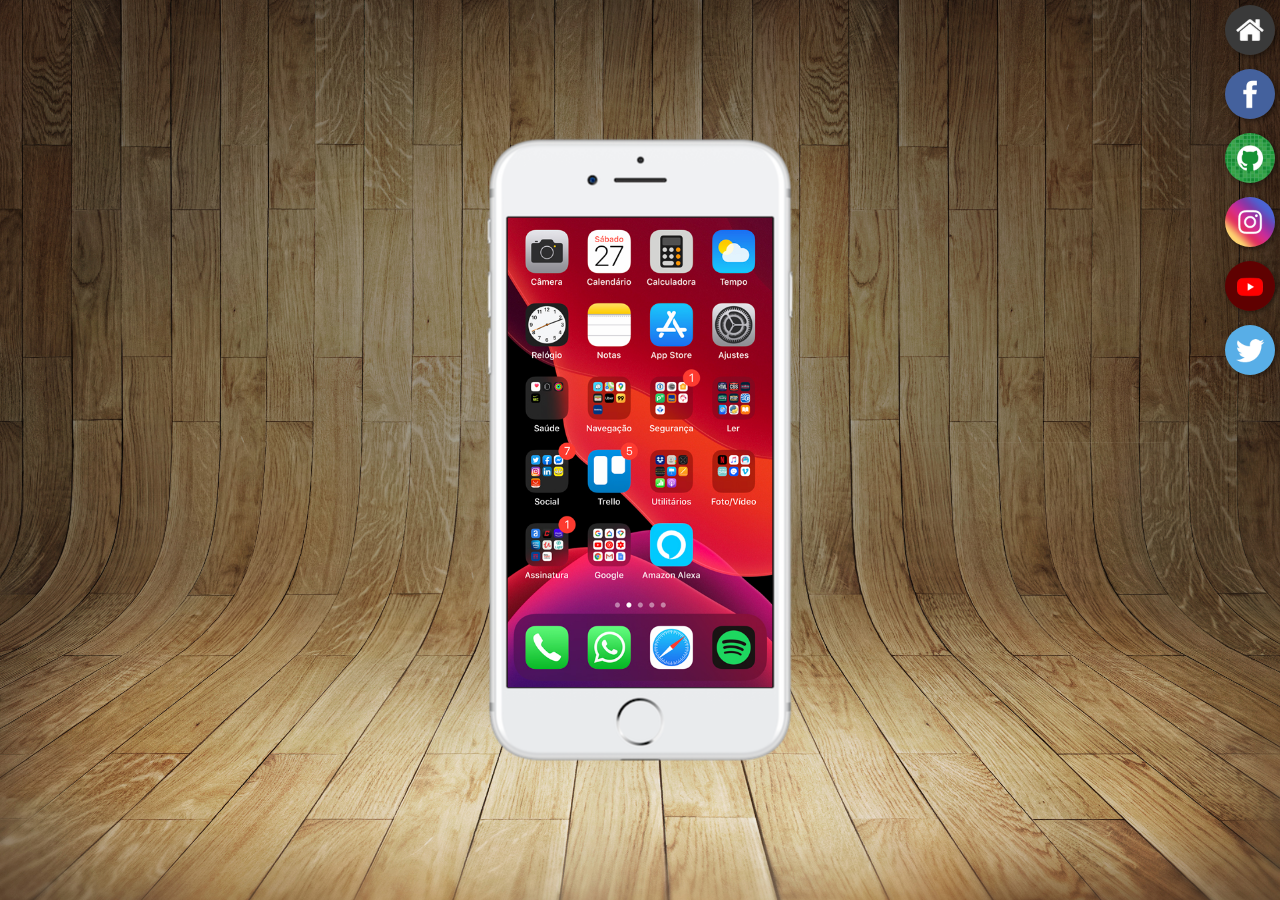
<file: index.html>
<!DOCTYPE html>
<html lang="pt-br">
<head>
    <meta charset="UTF-8" />
    <meta http-equiv="X-UA-Compatible" content="IE=edge" />
    <meta name="viewport" content="width=device-width, initial-scale=1.0" />
    <link rel="shortcut icon" href="favicon.ico" type="image/x-icon" />
    <link rel="stylesheet" href="estilos/style.css" />
    <title>Projeto Redes Sociais</title>

</head>
<body>
    <main>
        <section id="telefone">
            <iframe src="home.html" frameborder="0" name="tela" id="tela">
                <p>Seu navegador não é compatível com isso!</p>
            </iframe>
        </section>
        
        <section id="redes-sociais">
            <a href="home.html" target="tela" class="ajuste"><img src="imagens/logo-home.jpg" alt="Logo home"></a><br />
            <a href="facebook.html" target="tela"><img src="imagens/logo-facebook.jpg" alt="Facebook"></a><br />
            <a href="github.html" target="tela"><img src="imagens/logo-github.jpg" alt="Logo GitHub"></a><br />
            <a href="instagram.html" target="tela"><img src="imagens/logo-instagram.jpg" alt="Logo Instagram"></a><br />
            <a href="youtube.html" target="tela"><img src="imagens/logo-youtube.jpg" alt="Logo Youtube"></a><br />
            <a href="twiter.html" target="tela"><img src="imagens/logo-twitter.jpg" alt="Logo twitter"></a>
        </section>
    </main>  
</body>
</html>
</file>
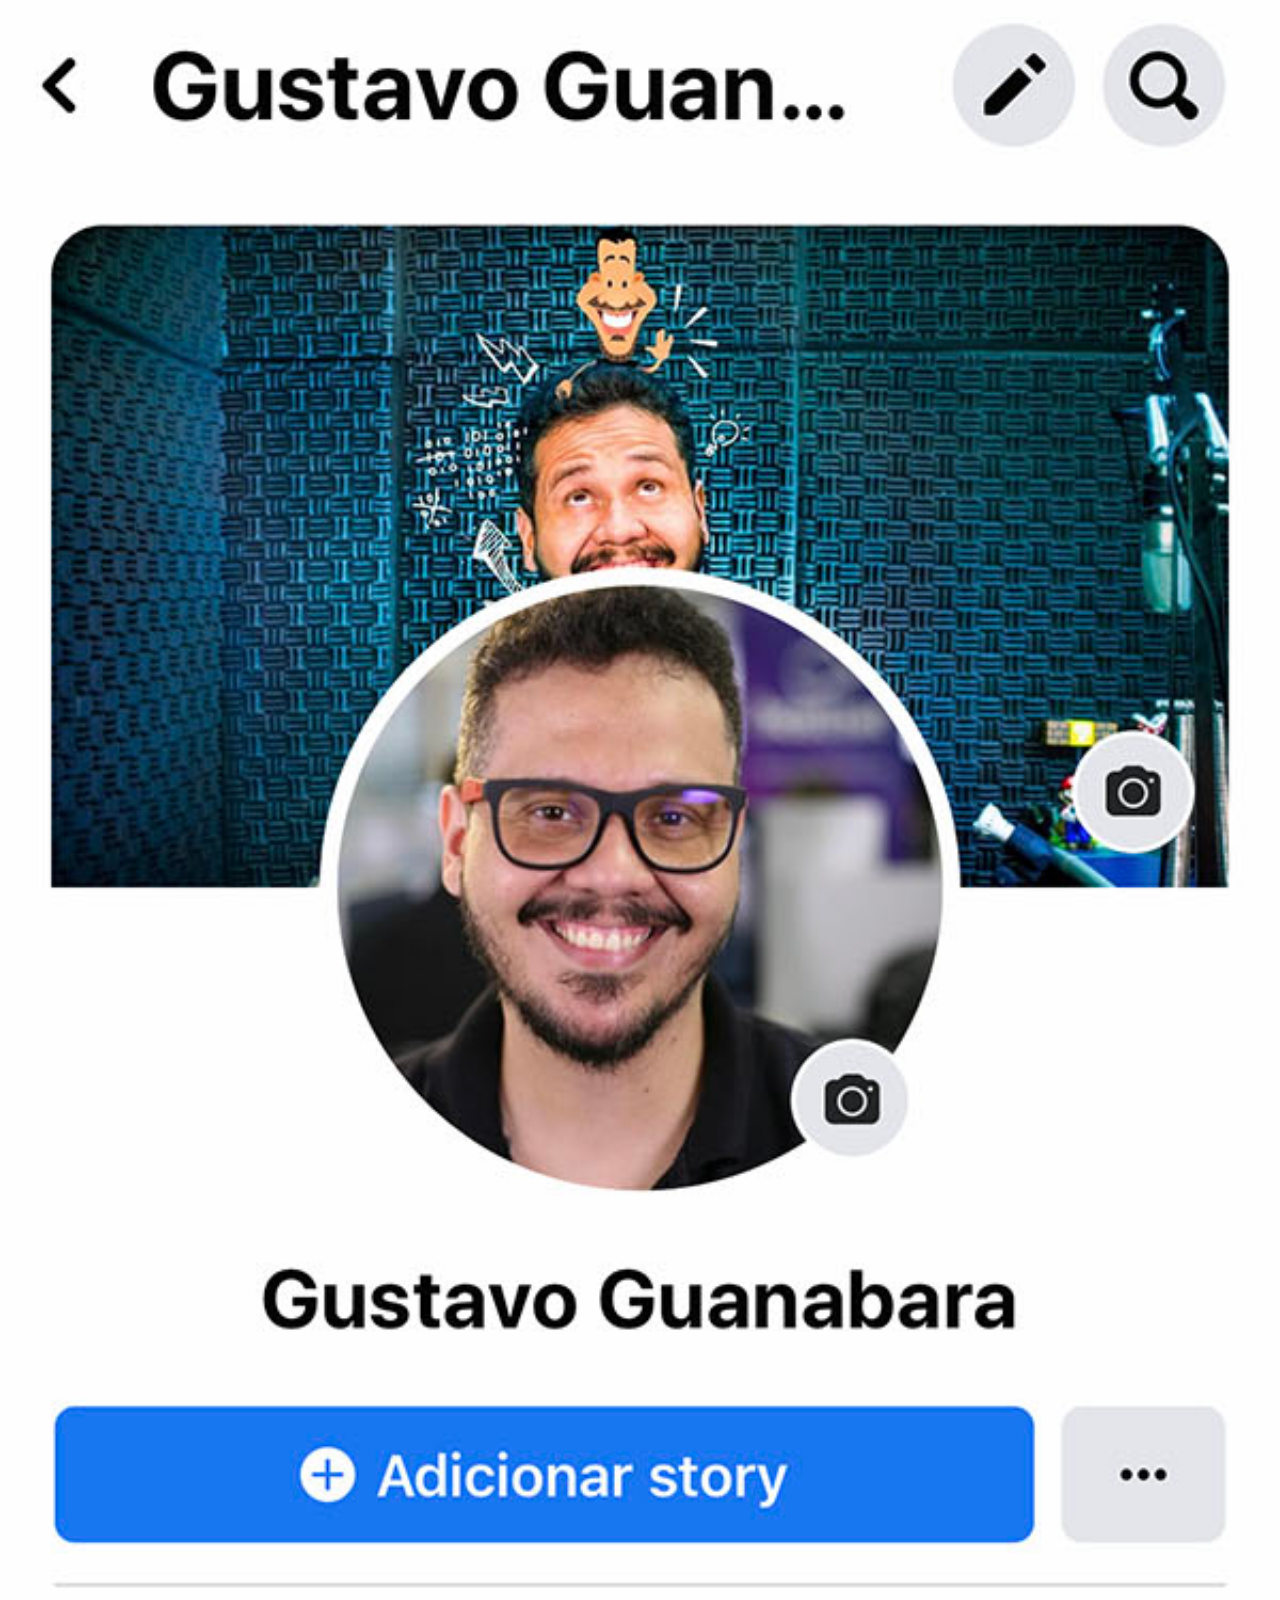
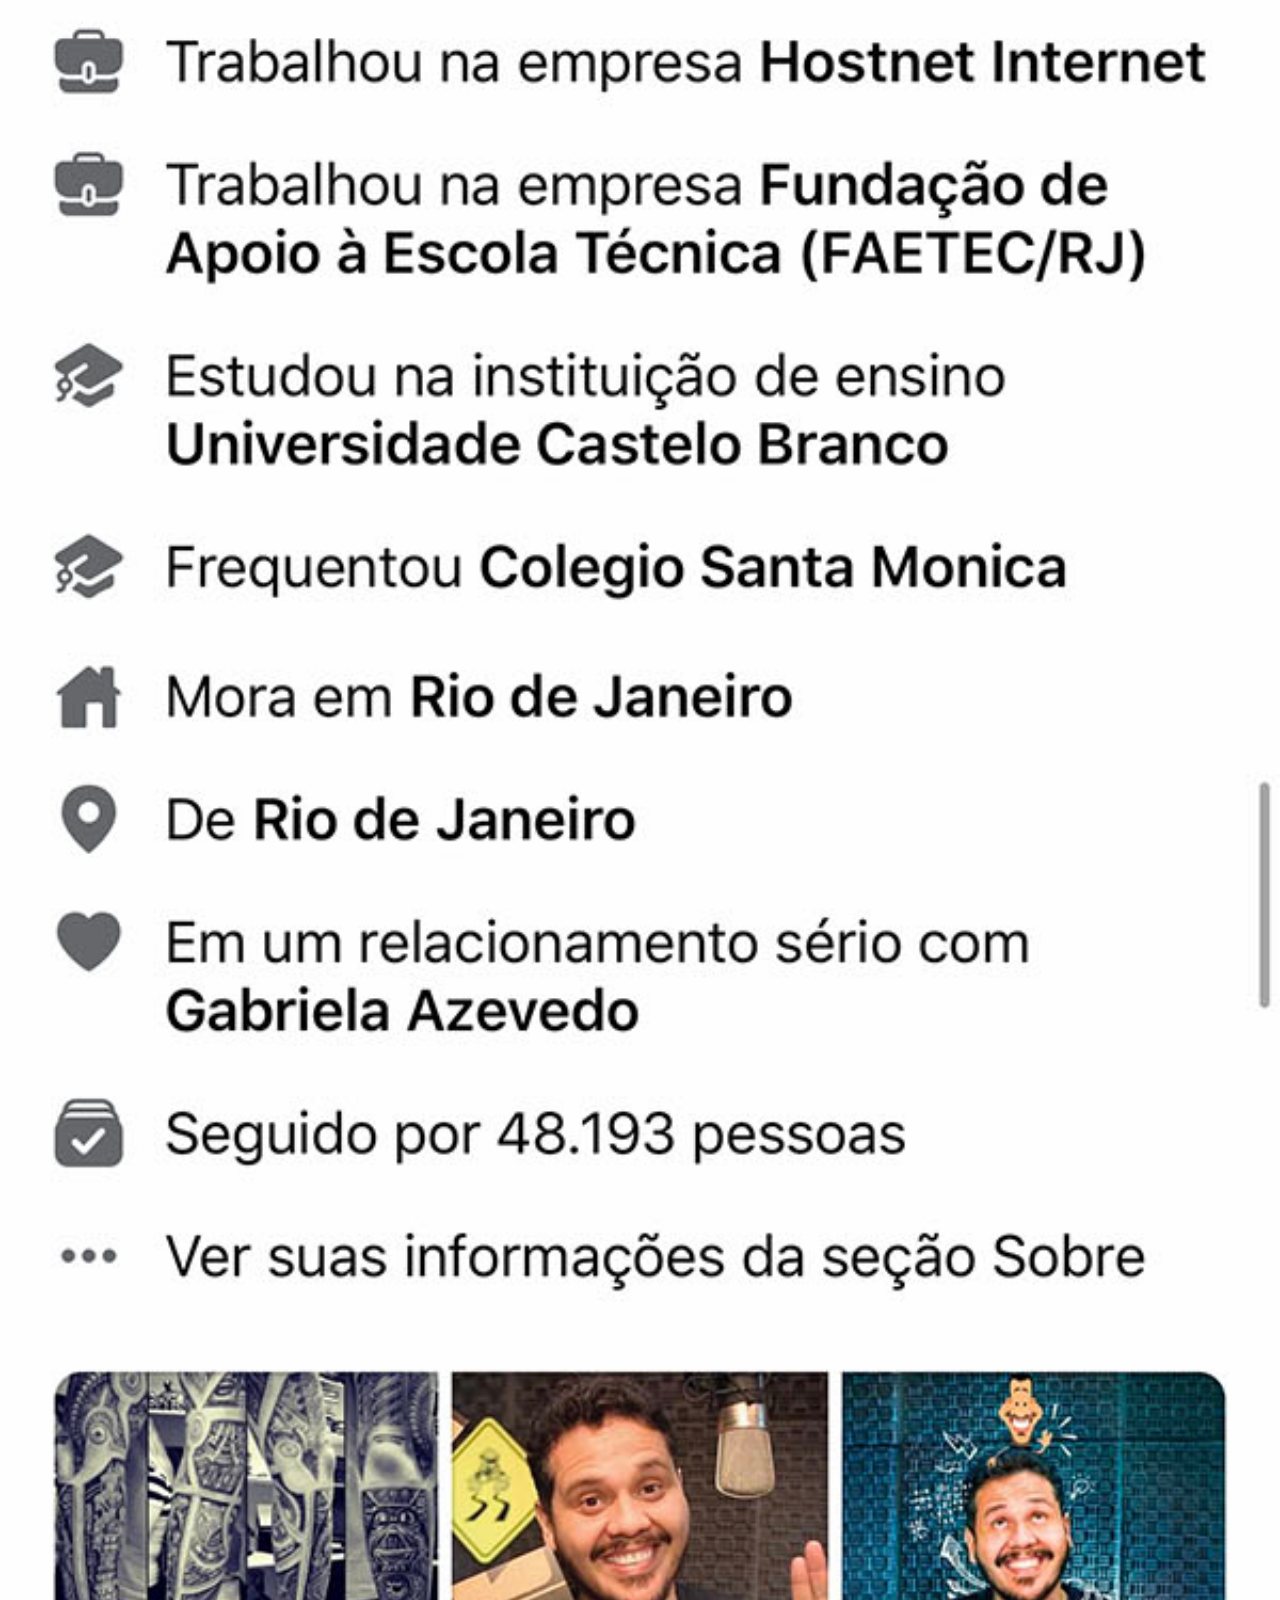
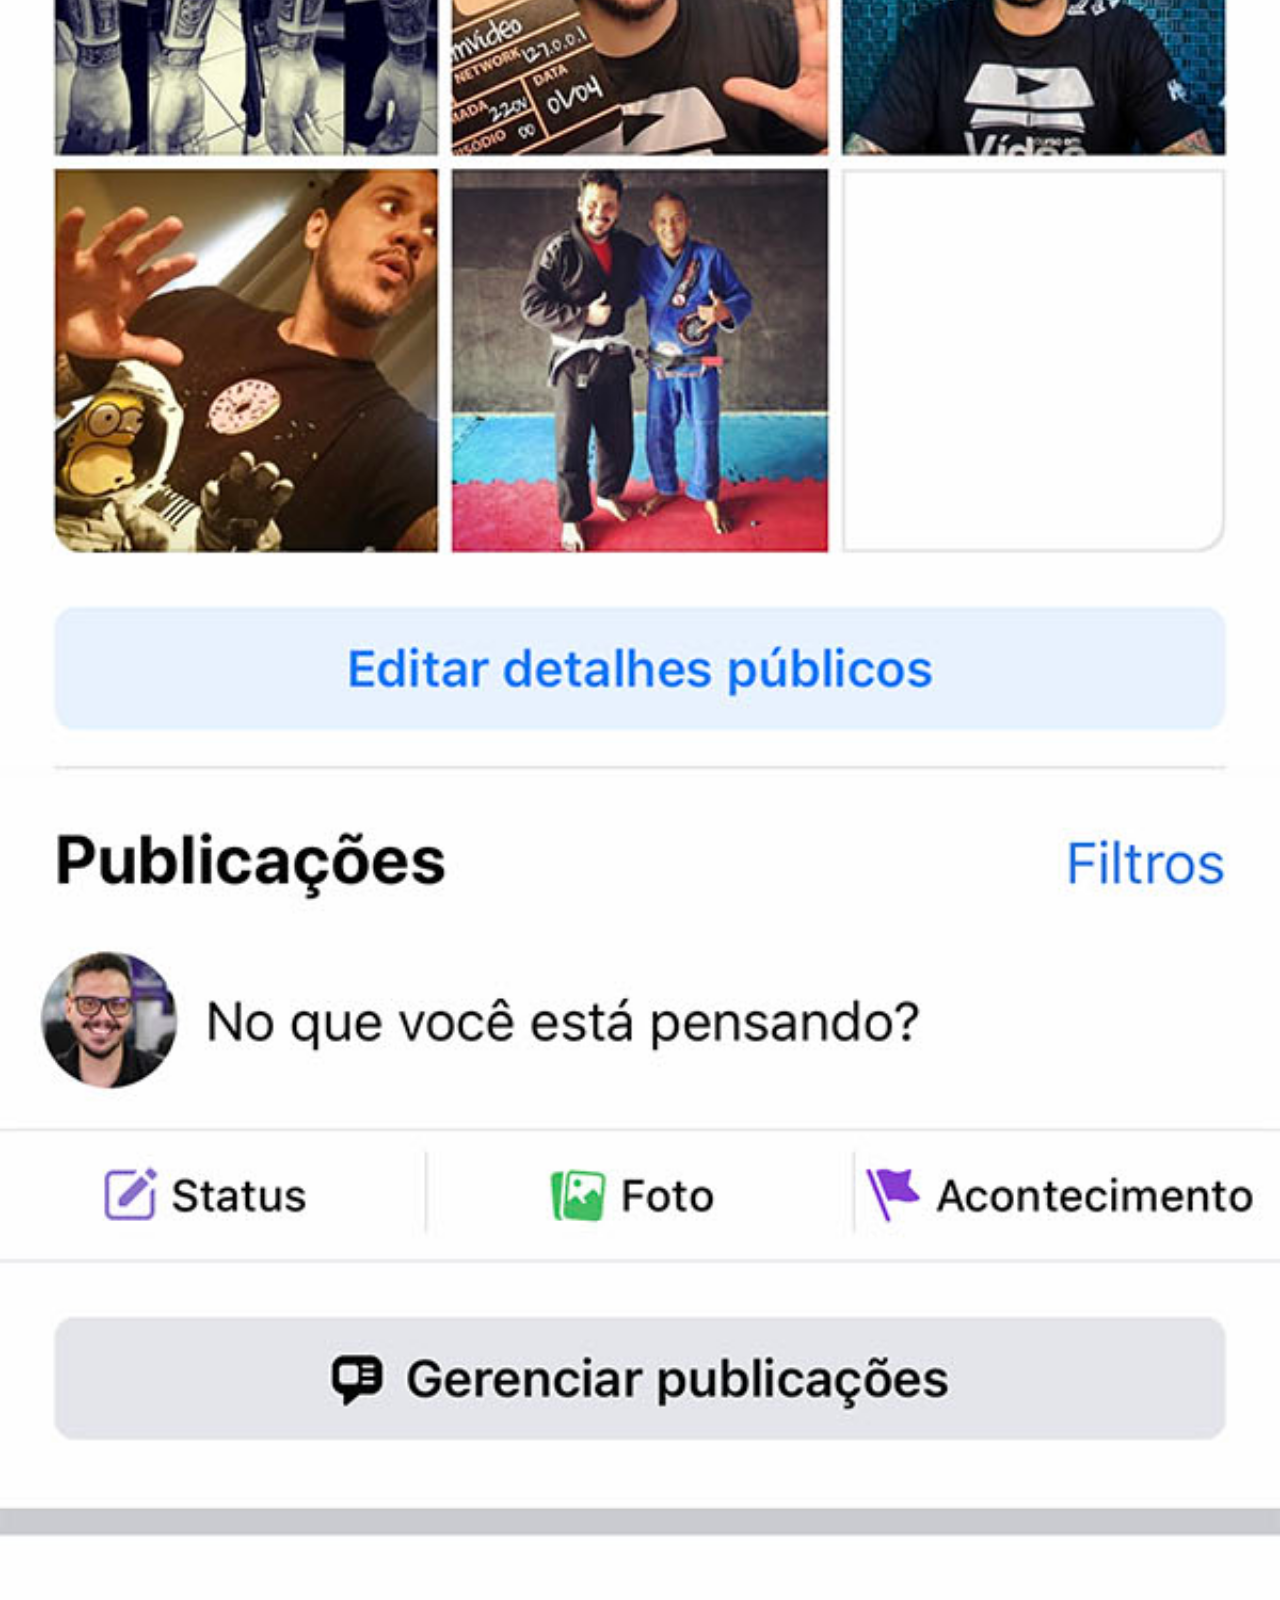
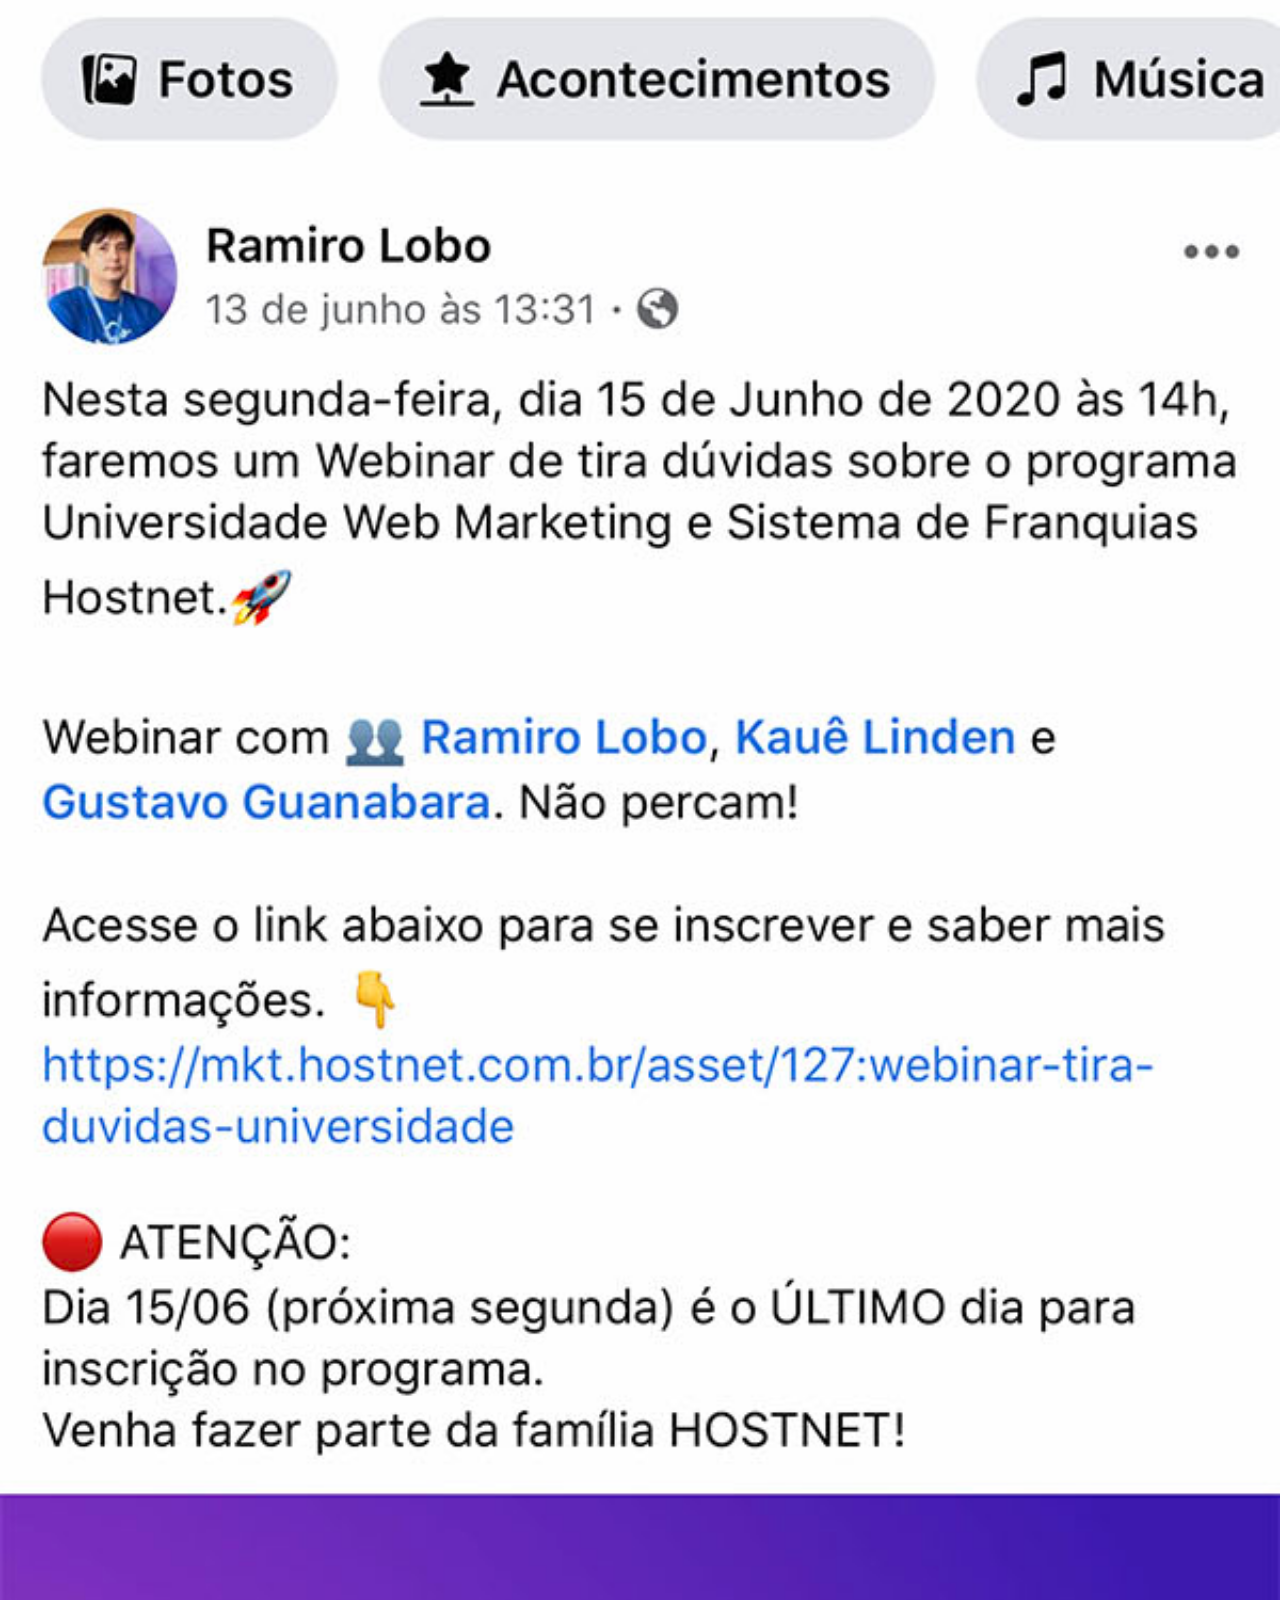
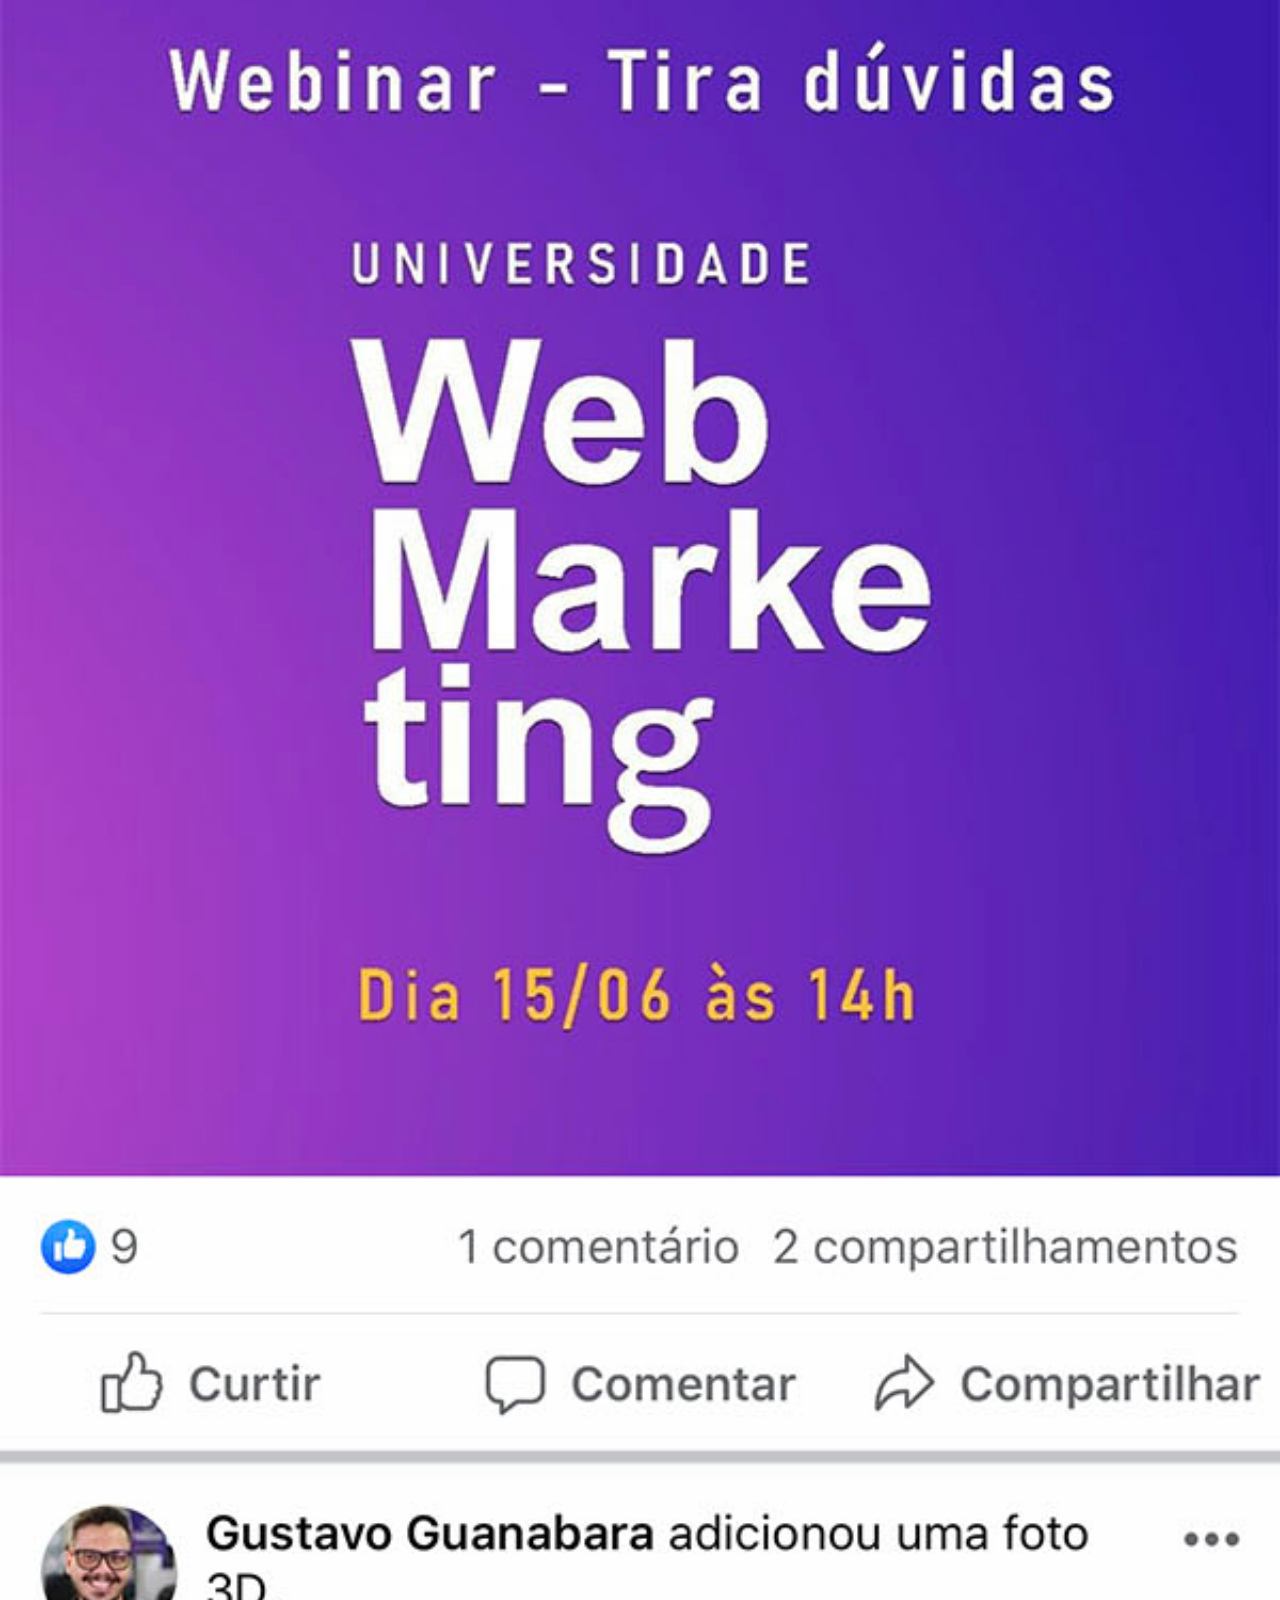
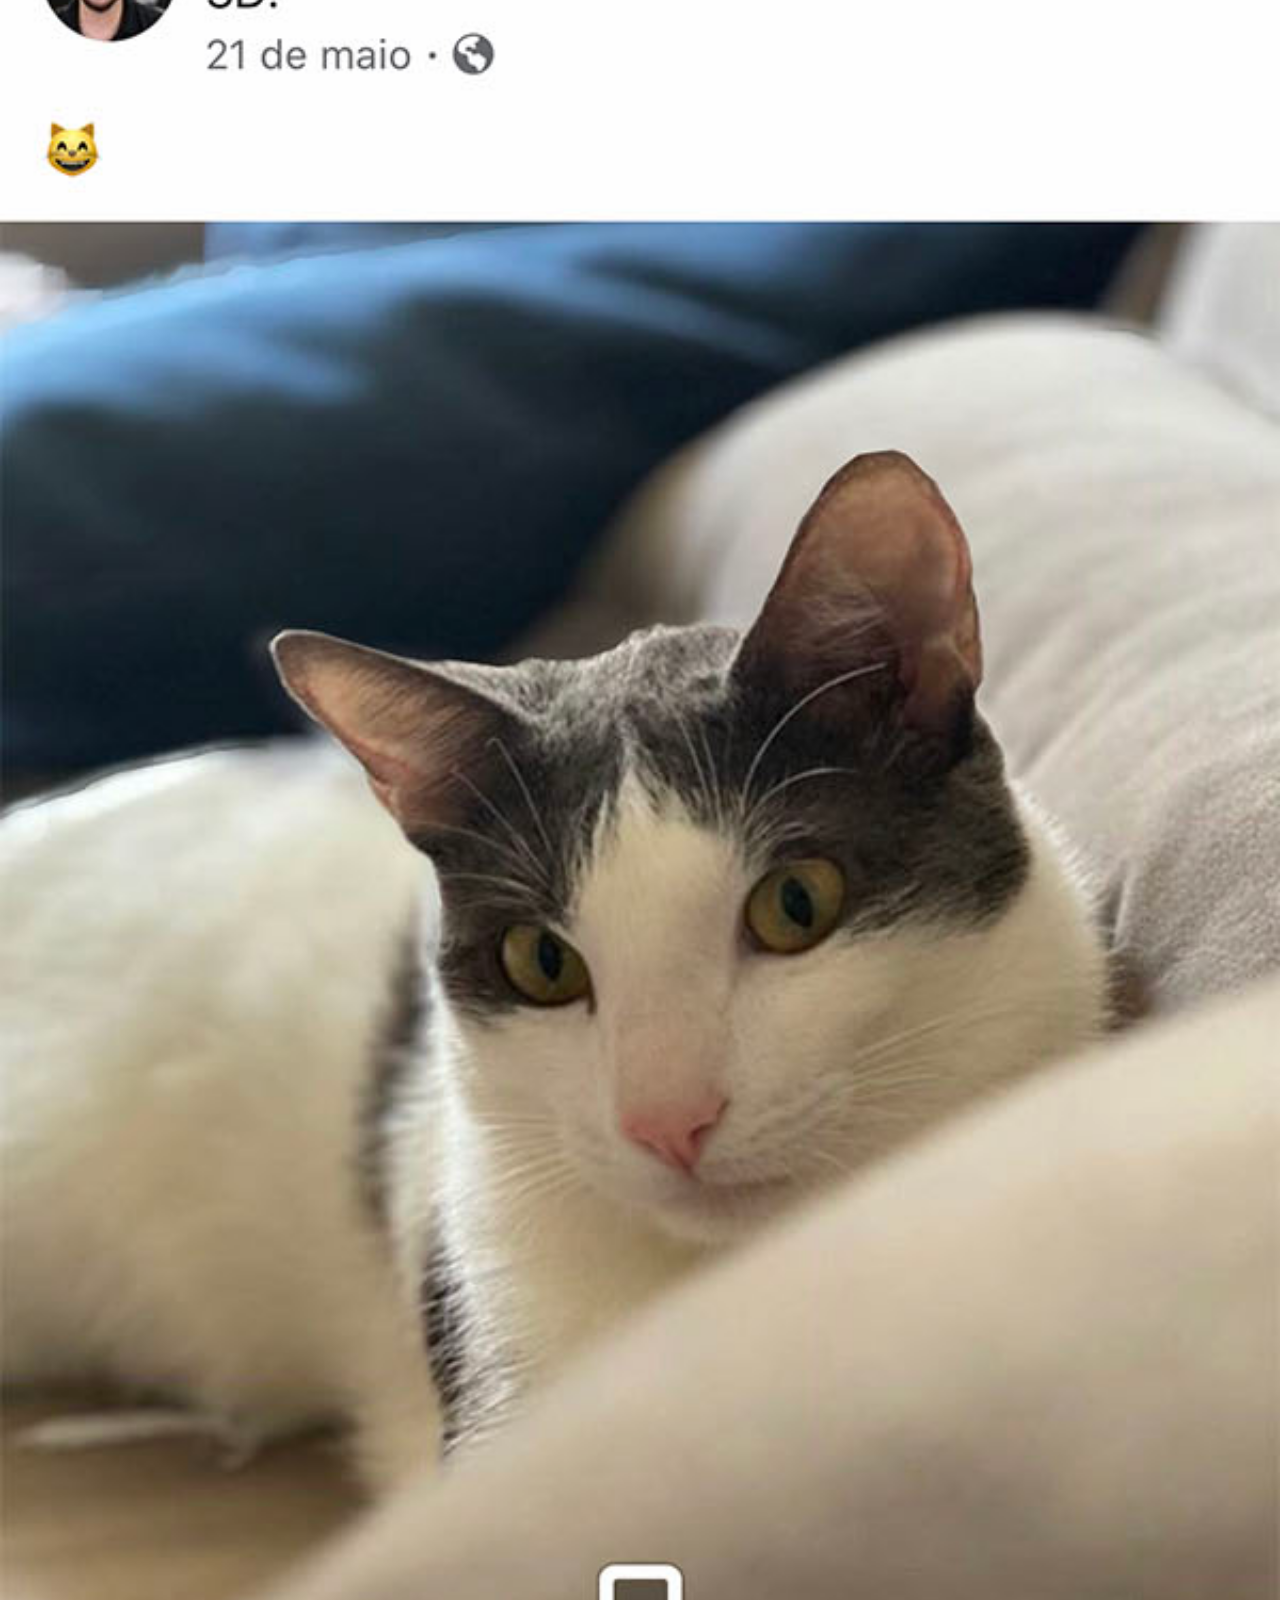
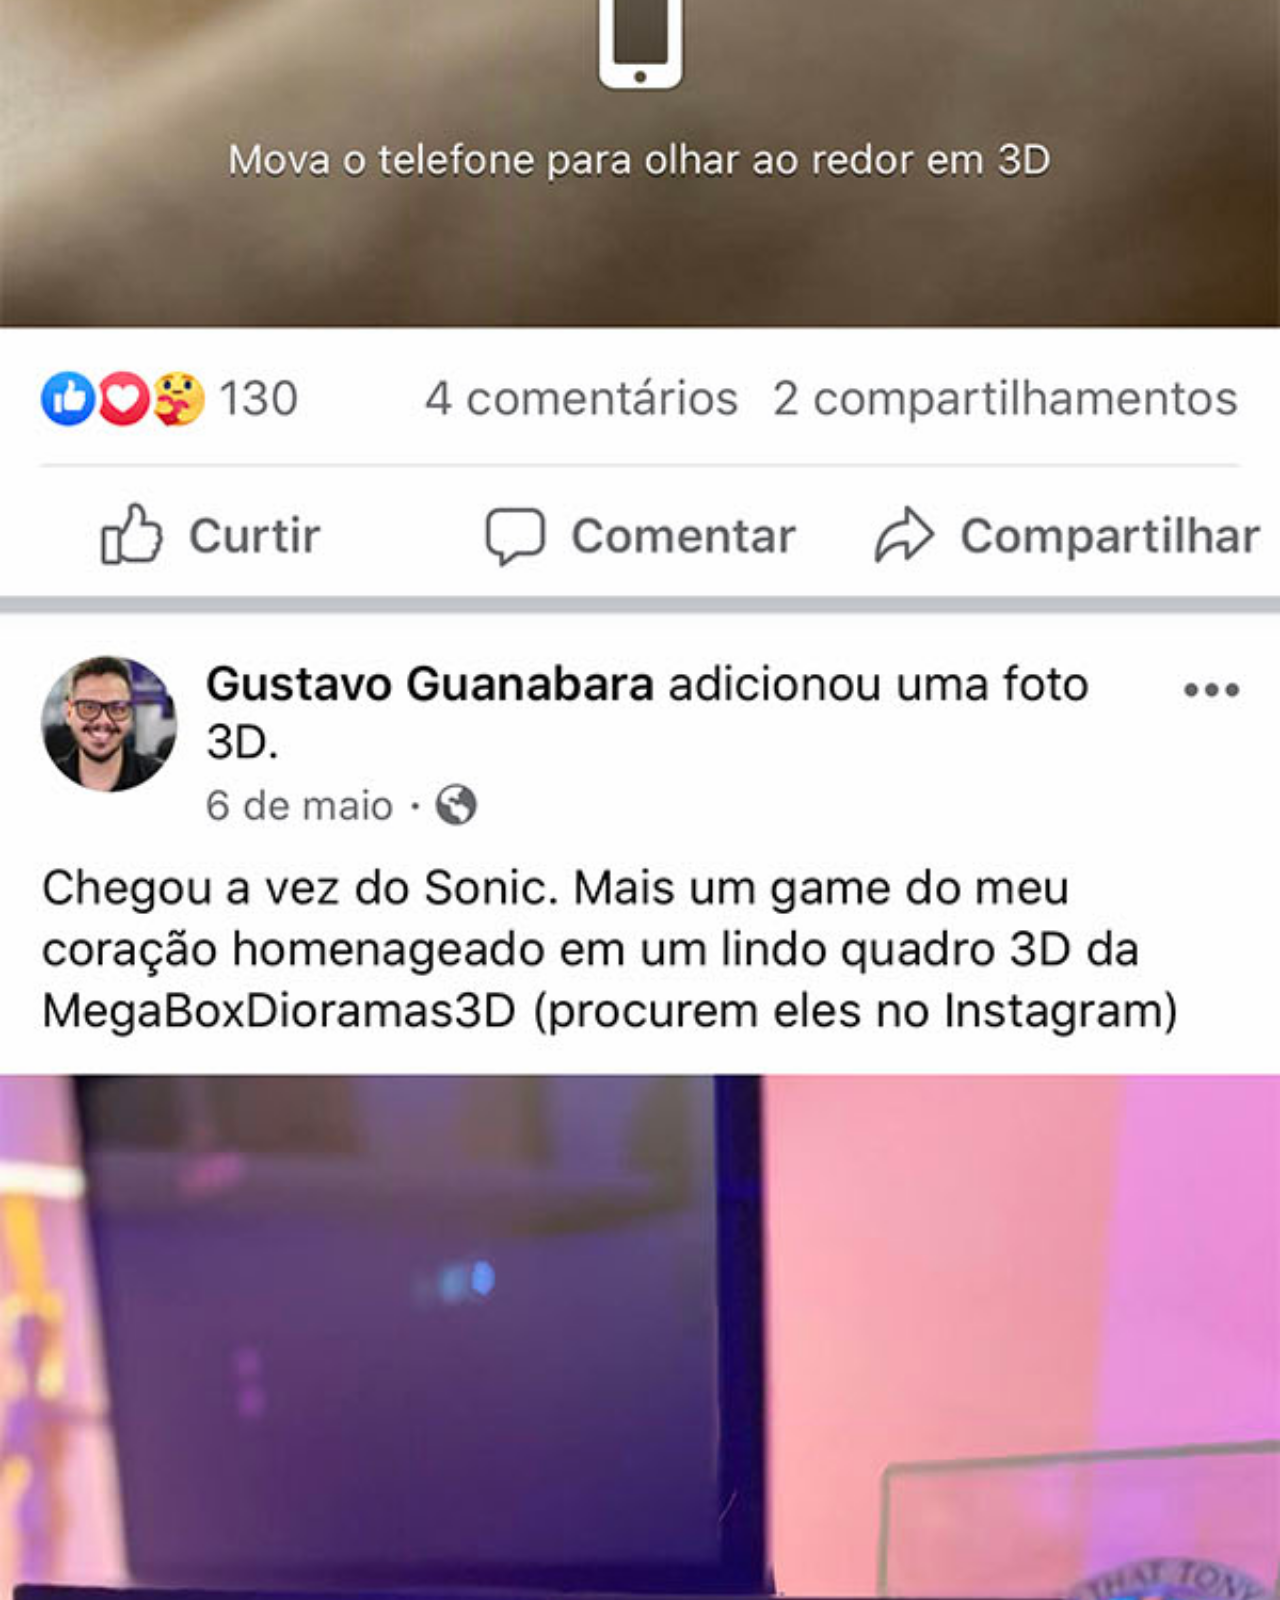
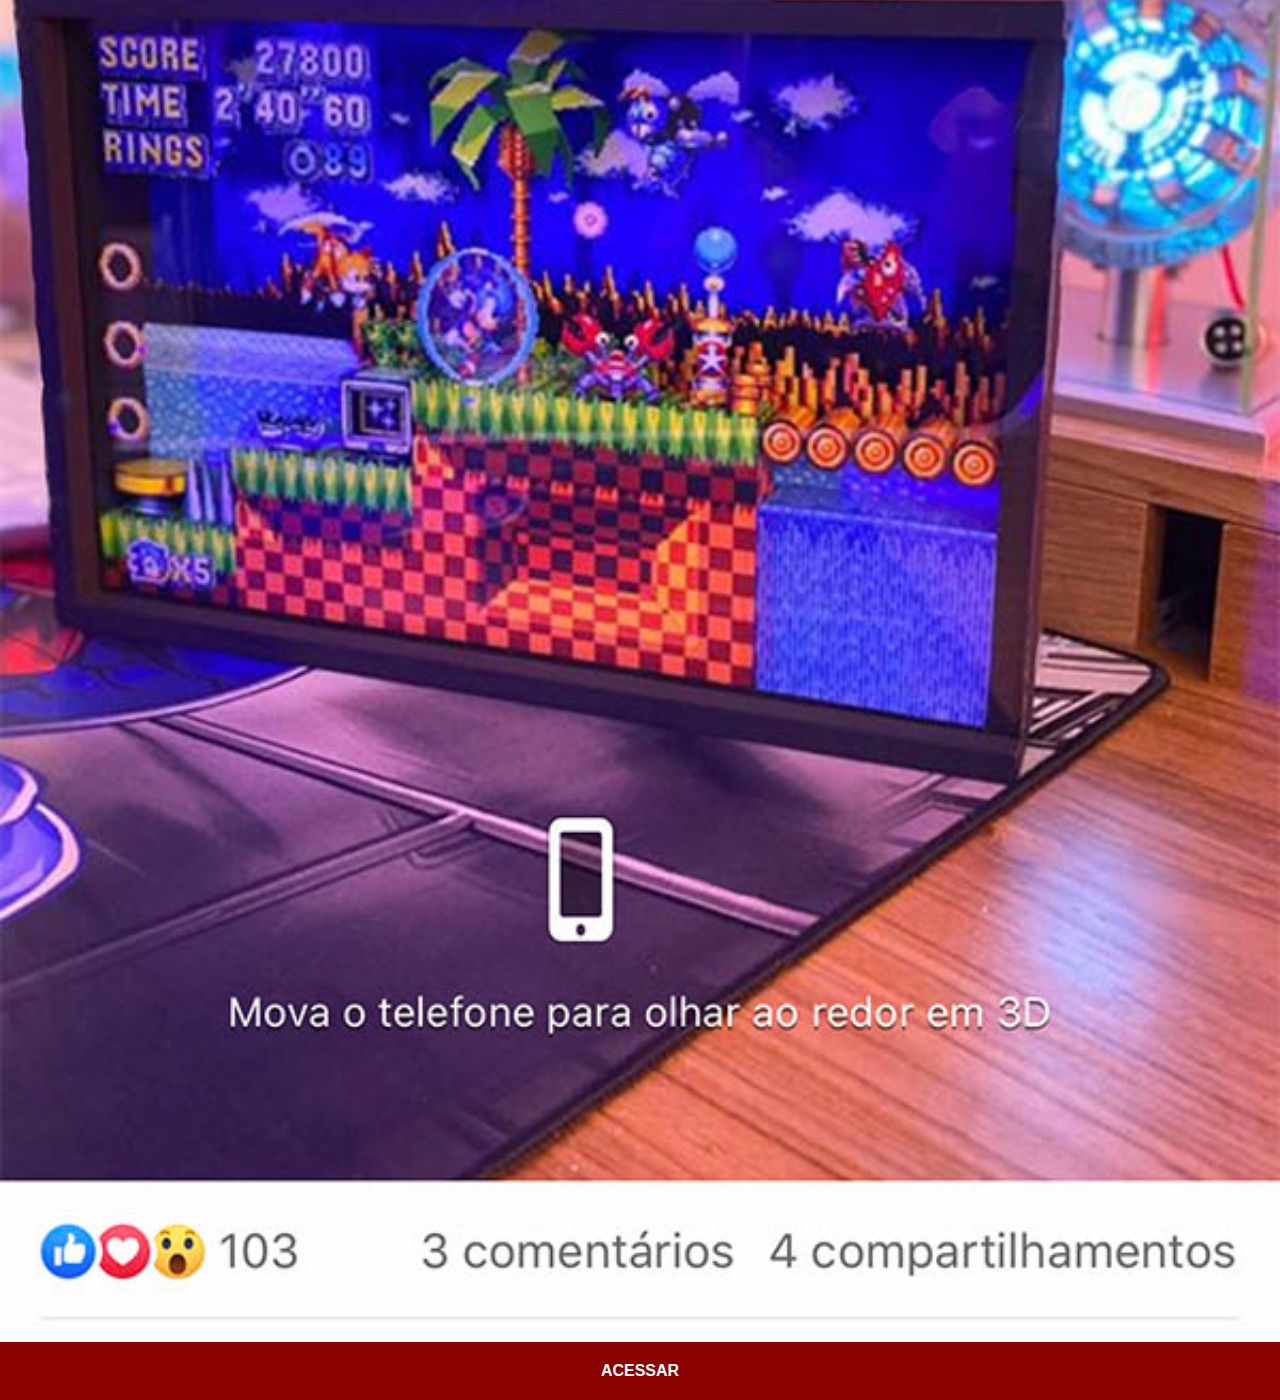
<file: facebook.html>
<!DOCTYPE html>
<html lang="pt-br">
<head>
    <meta charset="UTF-8" />
    <meta http-equiv="X-UA-Compatible" content="IE=edge" />
    <meta name="viewport" content="width=device-width, initial-scale=1.0" />
    <link rel="stylesheet" href="/estilos/social.css" />
    <title>facebook</title>
</head>
<body>
    <img src="/imagens/tela-facebook.jpg" alt="Facebook "/>
    <a href="https://www.facebook.com/" target="_blank">ACESSAR</a>
</body>
</html>
</file>
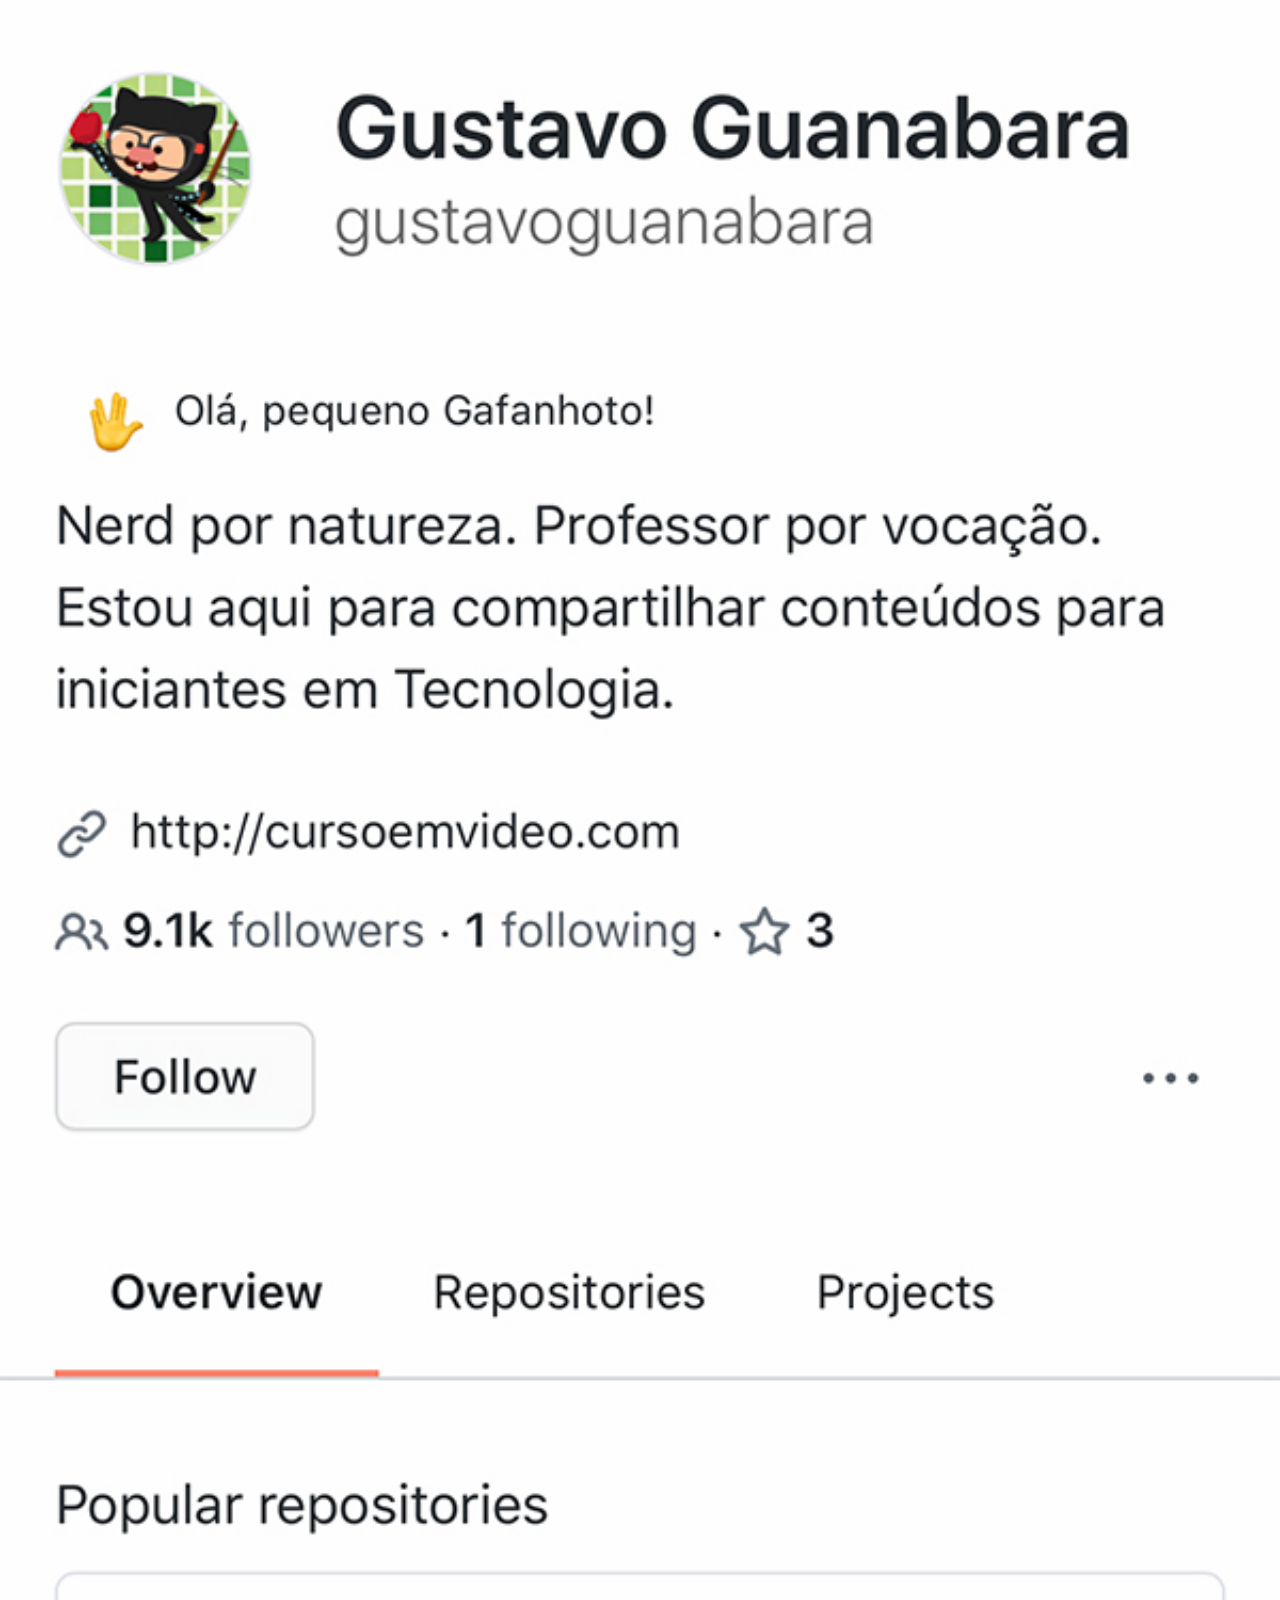
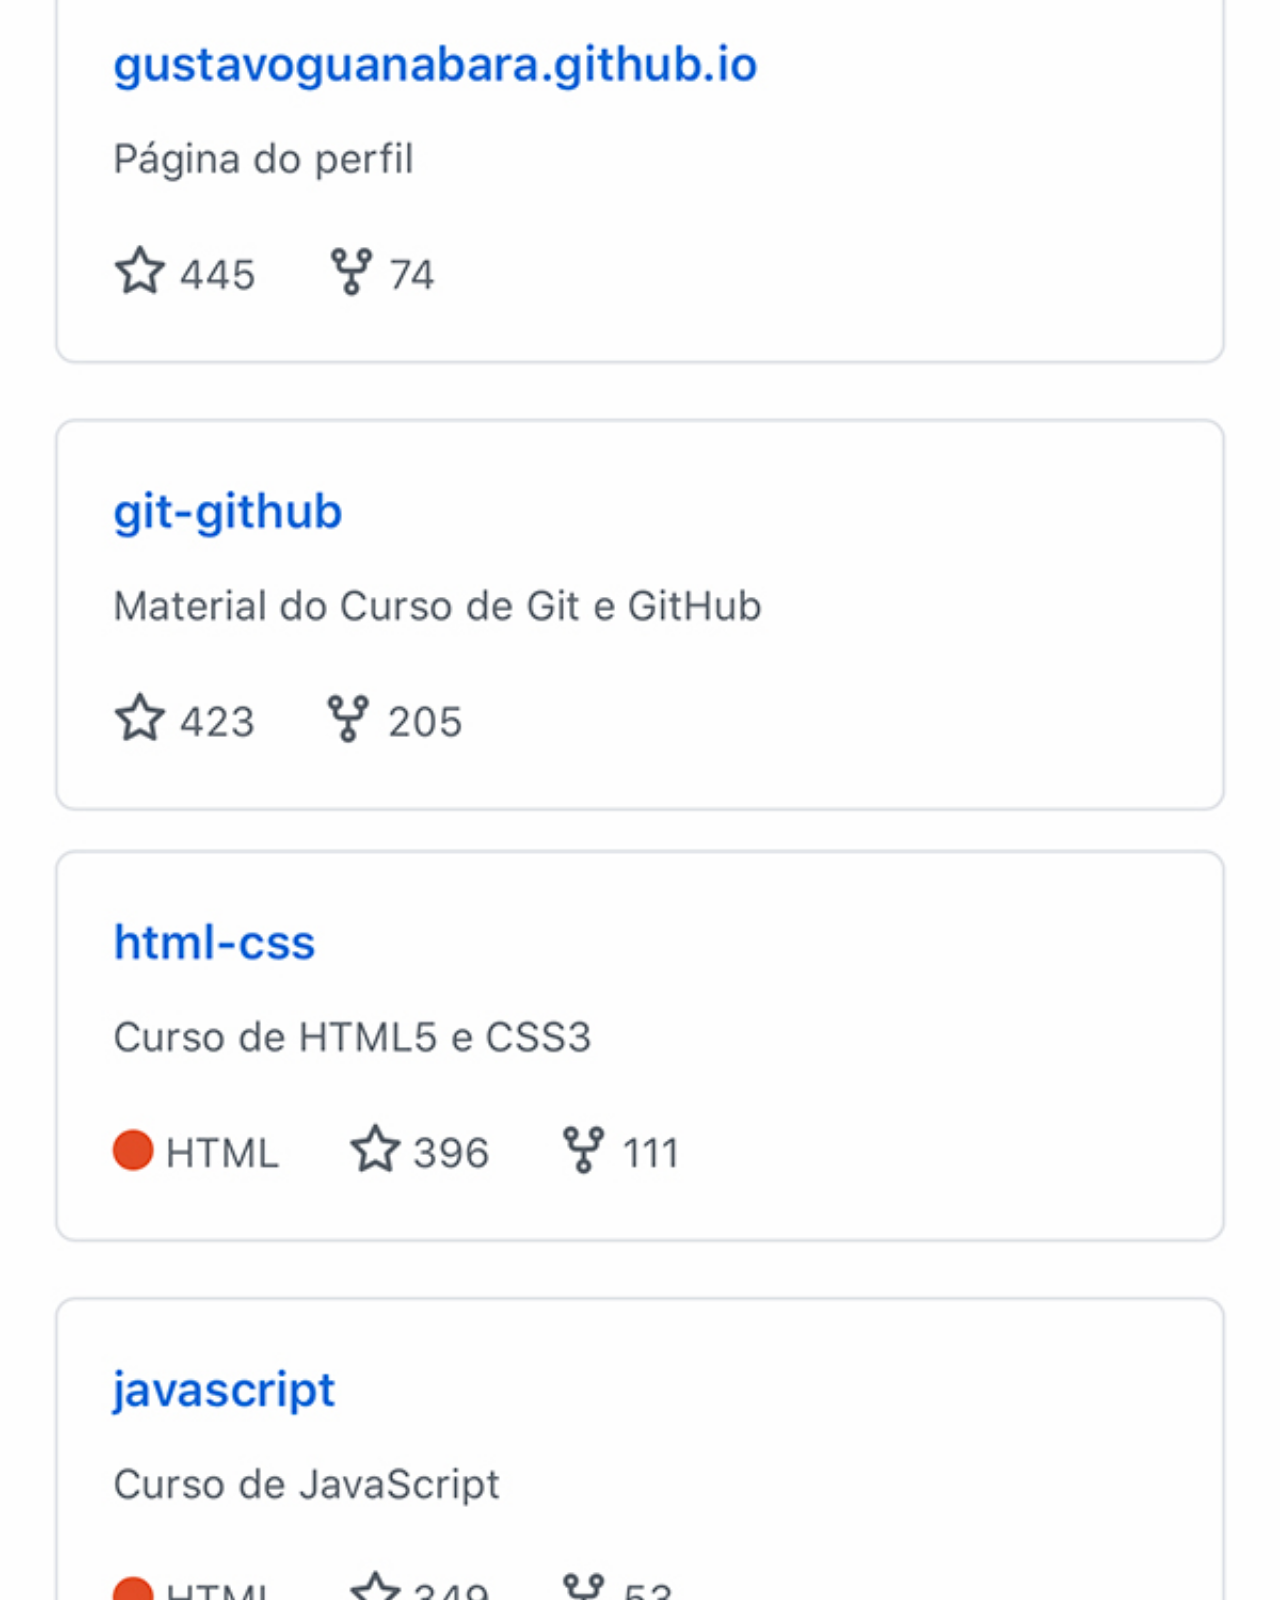
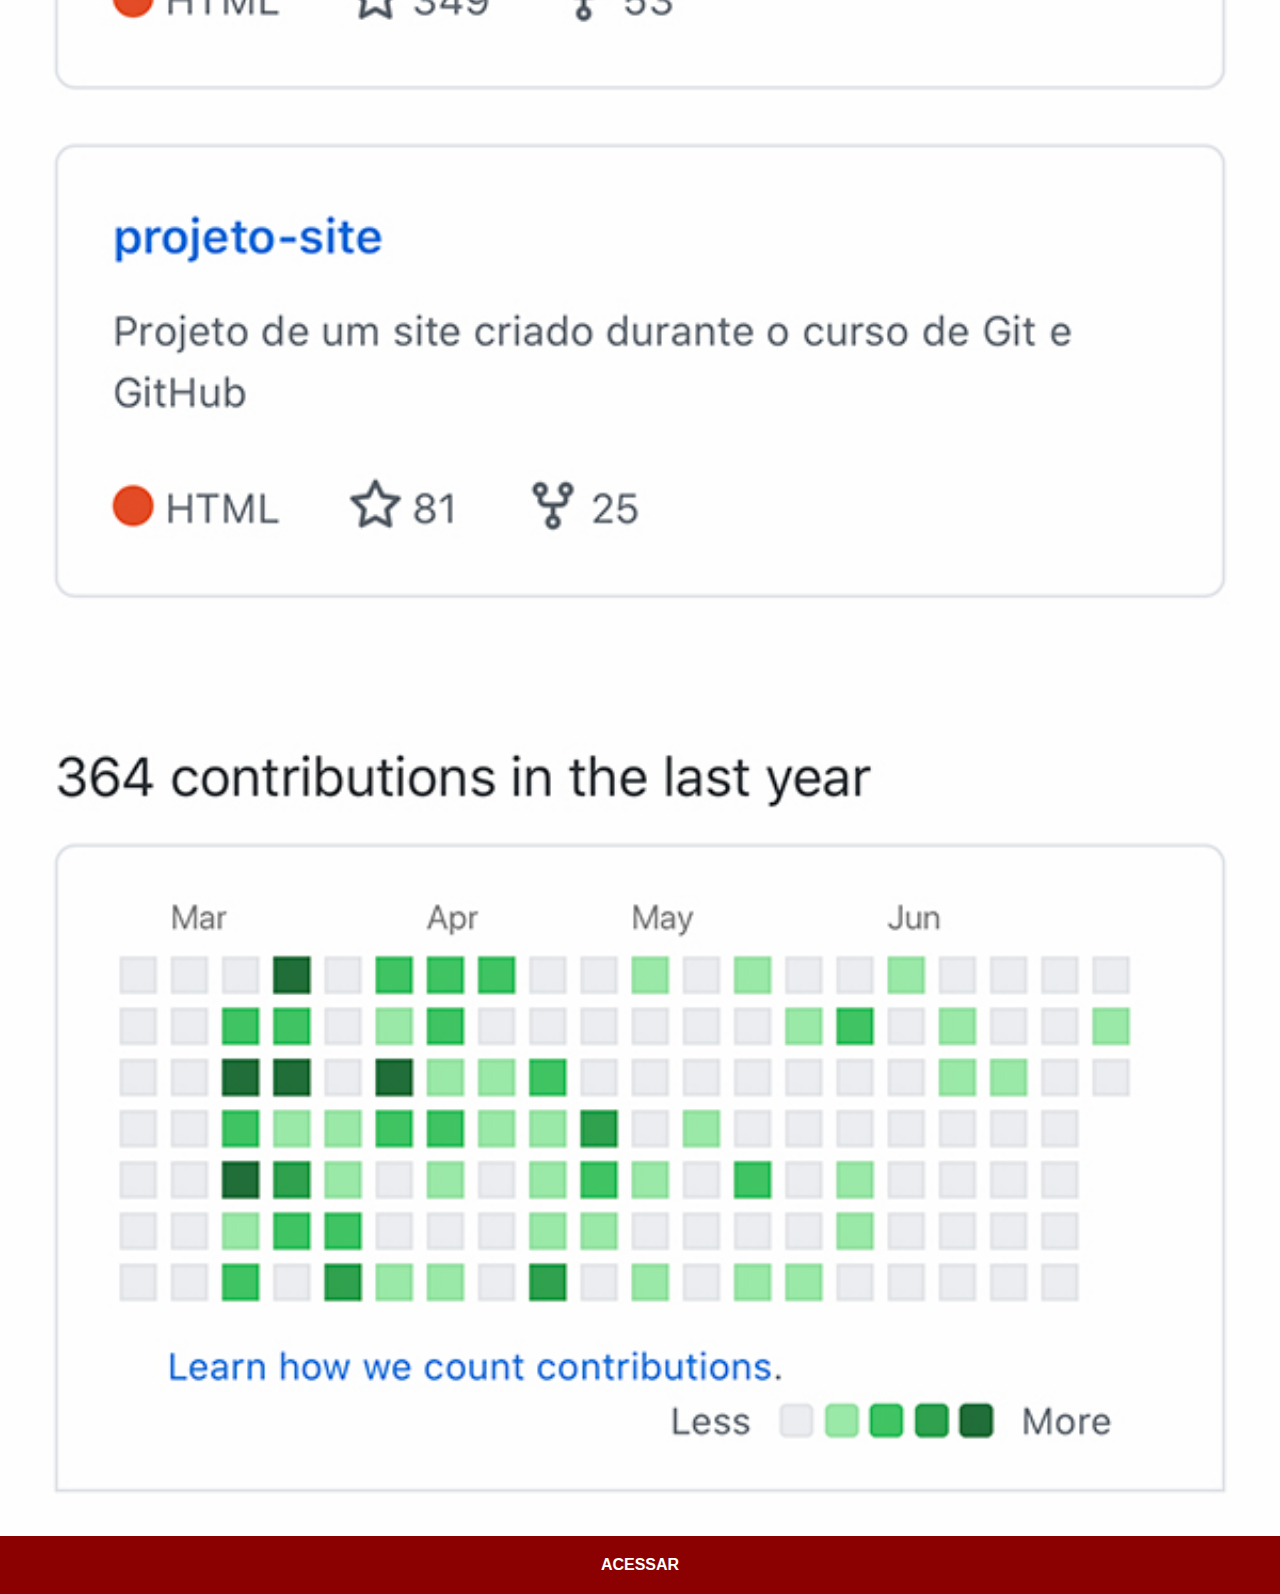
<file: github.html>
<!DOCTYPE html>
<html lang="pt-br">
<head>
    <meta charset="UTF-8" />
    <meta http-equiv="X-UA-Compatible" content="IE=edge" /> 
    <meta name="viewport" content="width=device-width, initial-scale=1.0" />
    <link rel="stylesheet" href="estilos/social.css" />
    <title>github</title>
</head>
<body>
    <img src="imagens/tela-github.jpg" alt="gitHub" />
    <a href="https://github.com/darllansilva" target="_blank">ACESSAR</a>
</body>
</html>
</file>
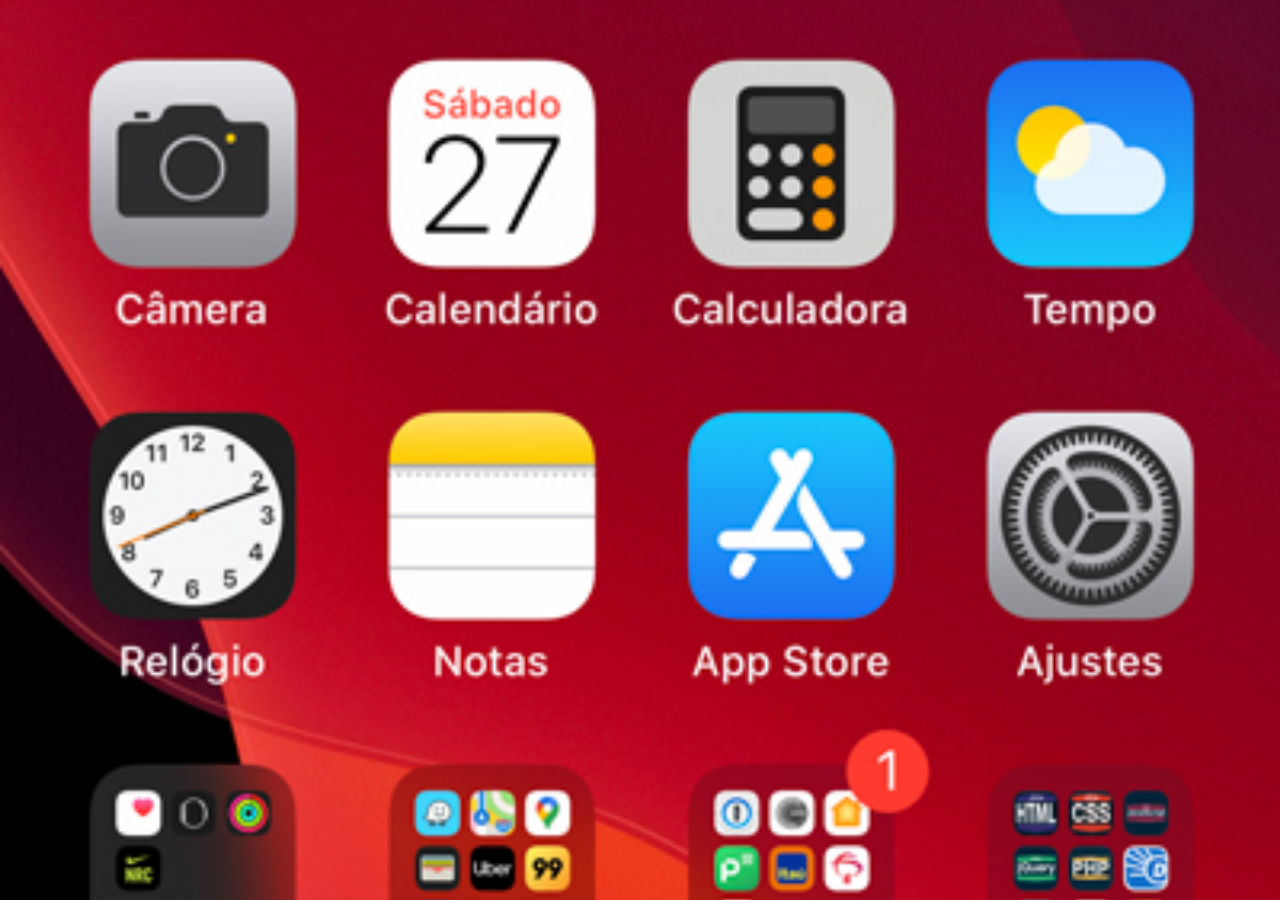
<file: home.html>
<!DOCTYPE html>
<html lang="pt-br">
<head>
    <meta charset="UTF-8" />
    <meta http-equiv="X-UA-Compatible" content="IE=edge" />
    <meta name="viewport" content="width=device-width, initial-scale=1.0" />
    <title>Home</title>

    <style type="text/css">
        * {
            margin: 0;
            padding: 0;
        }
        body {
            width: 100vw;;
            height: 100vh;
            background: black url('imagens/tela-home.jpg') no-repeat top center;
            background-size: cover;
        }
    </style>
</head>
<body>
    
</body>
</html>
</file>
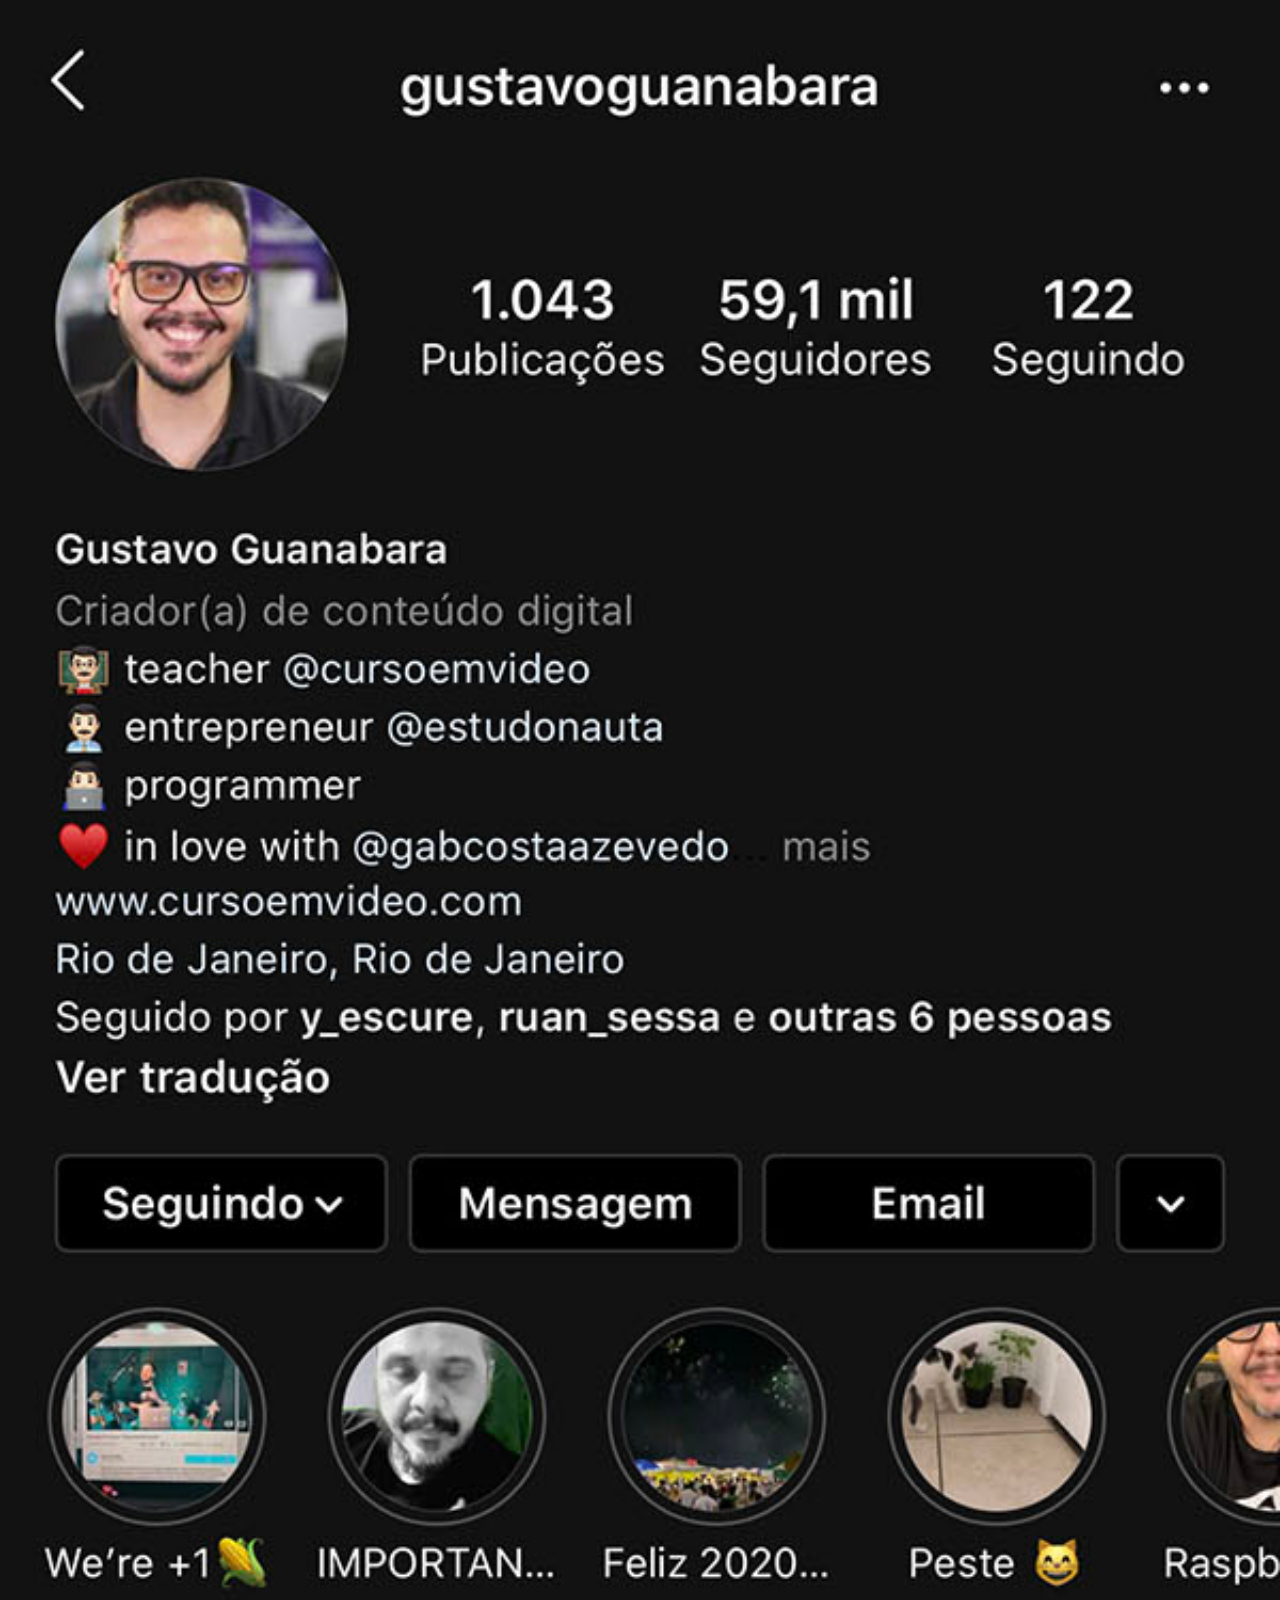
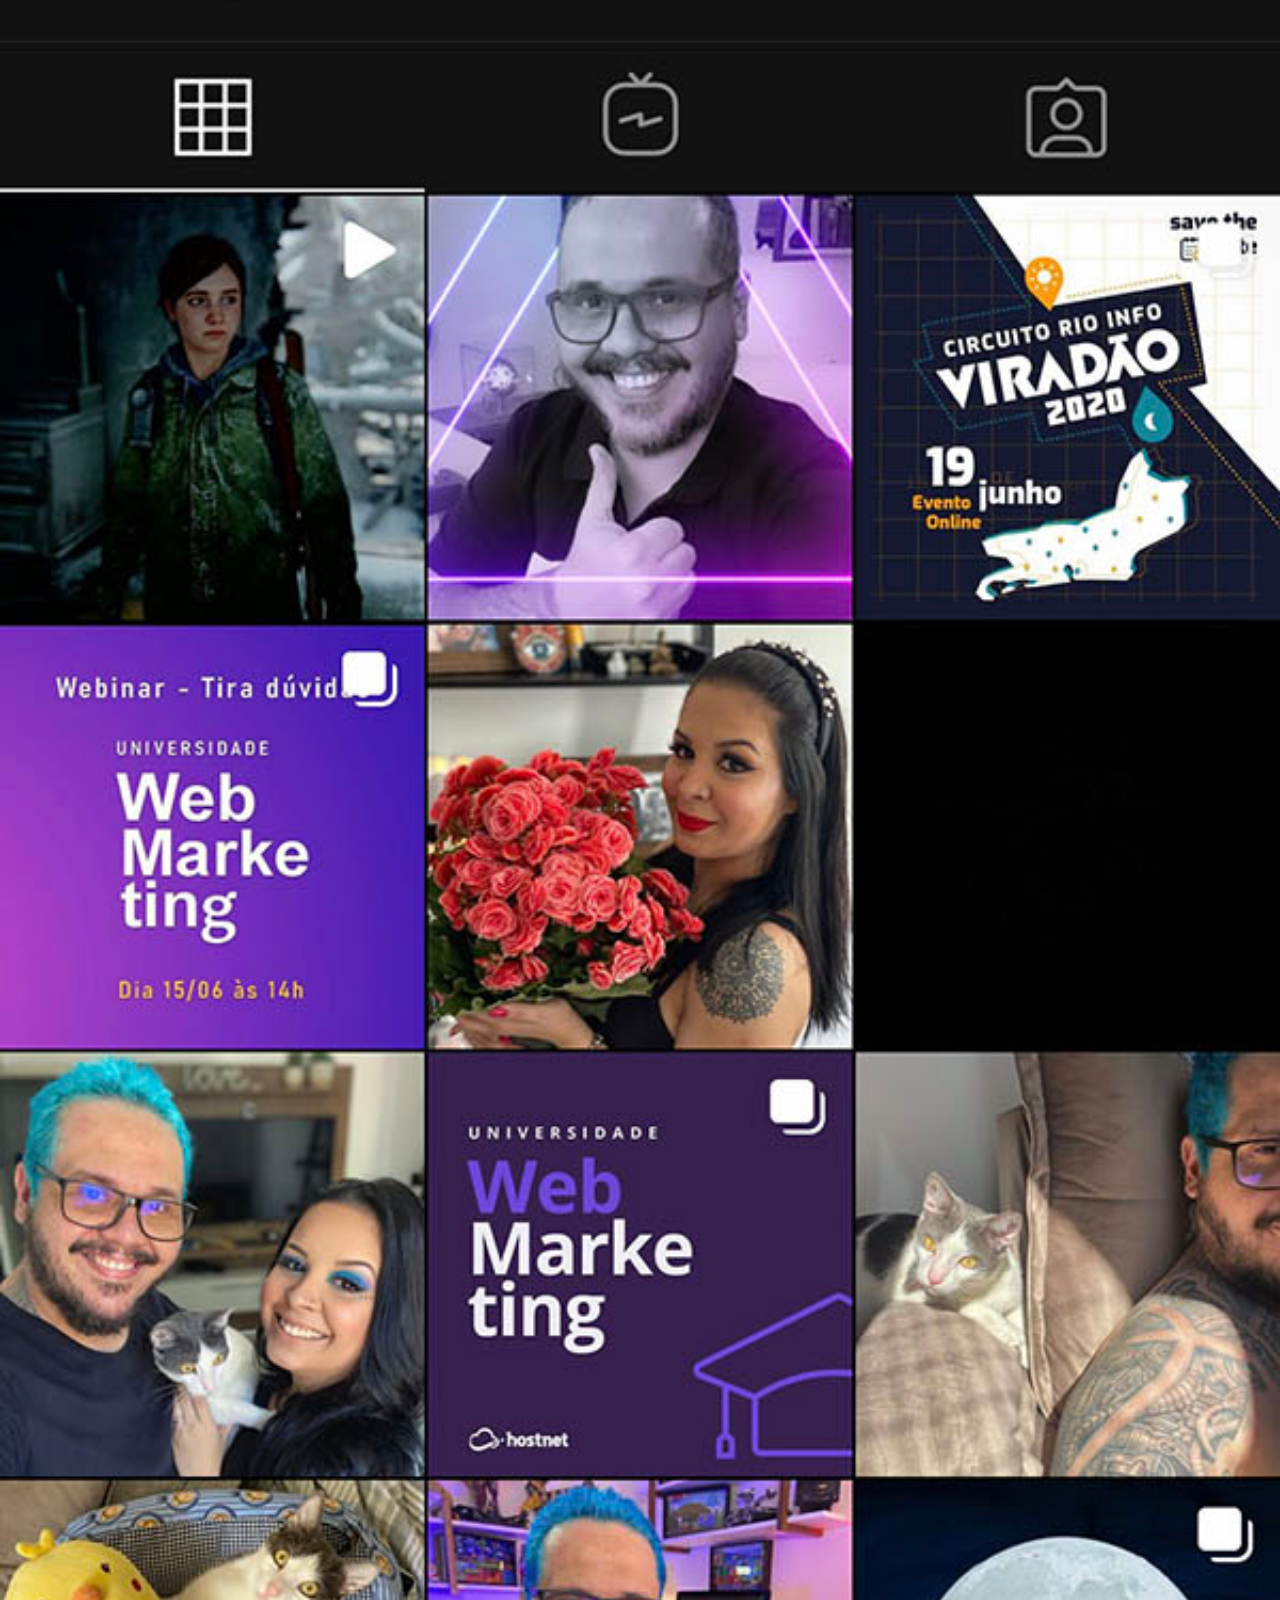
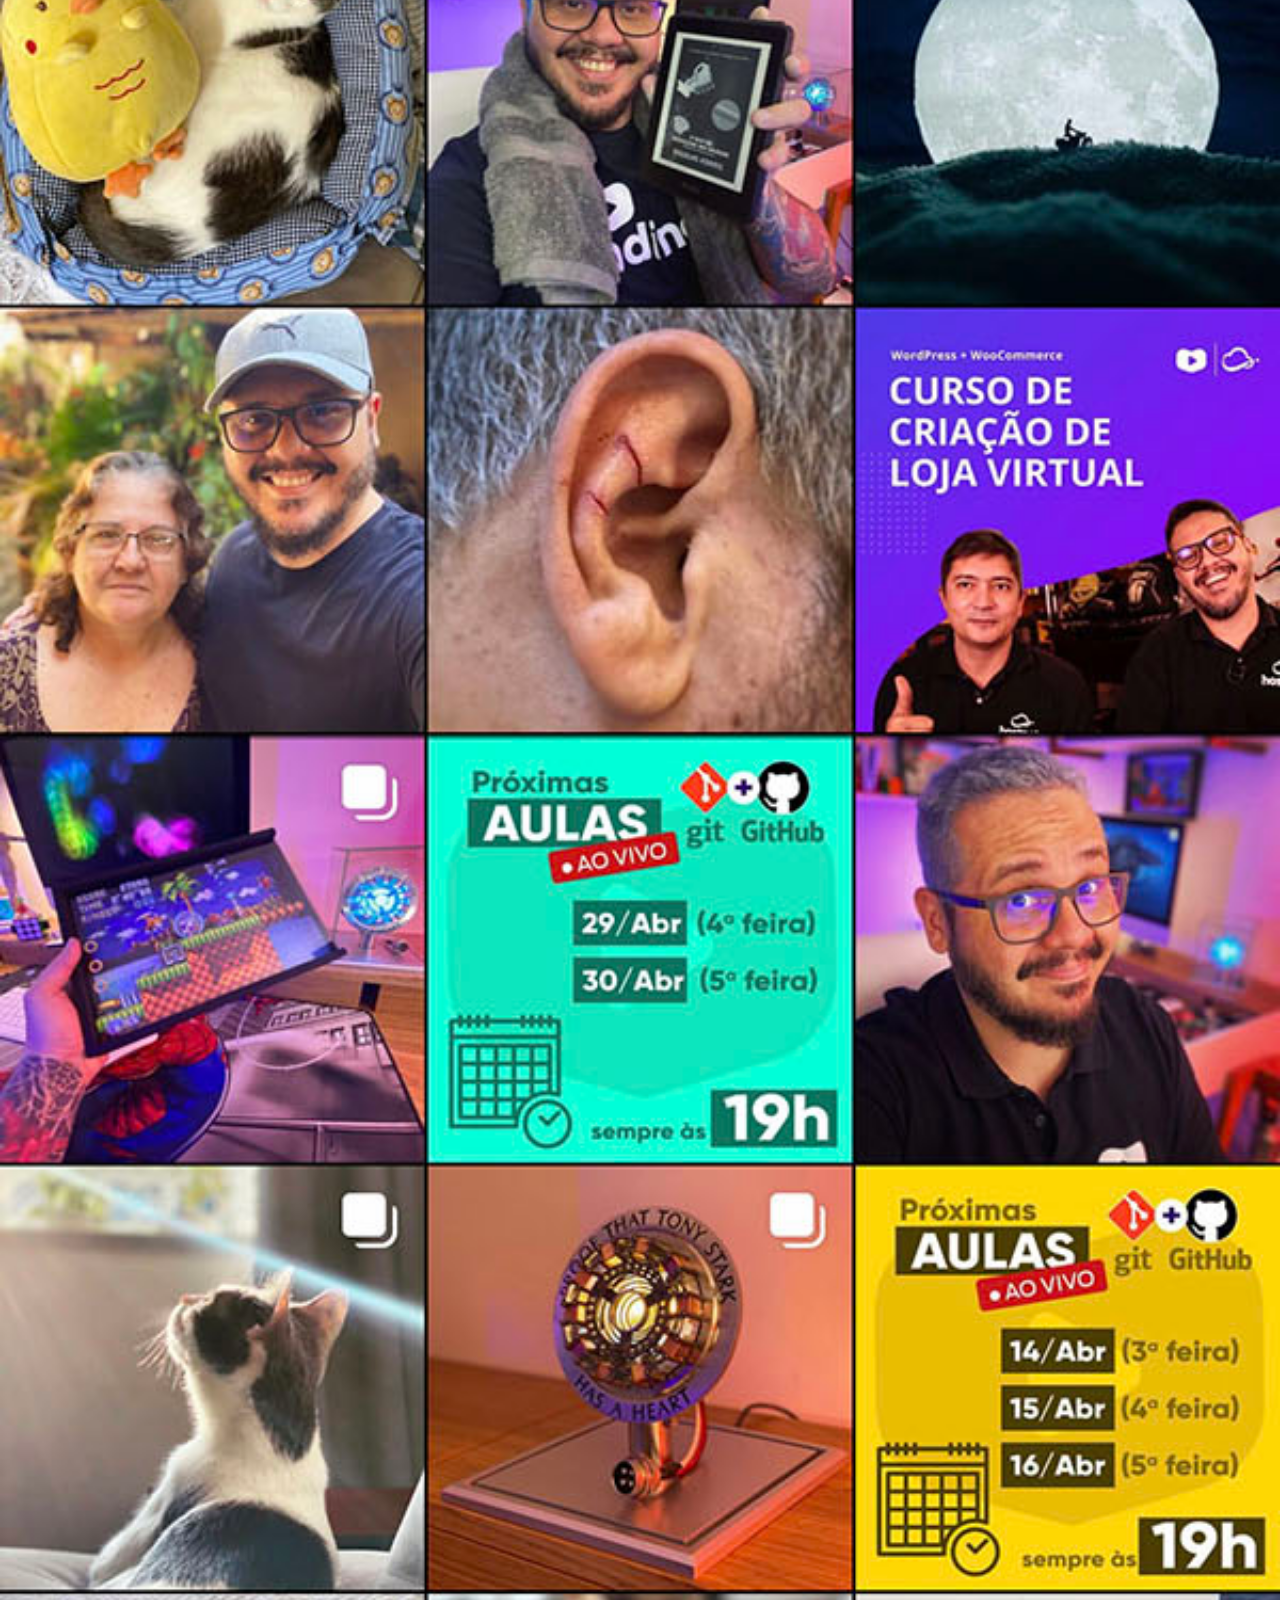
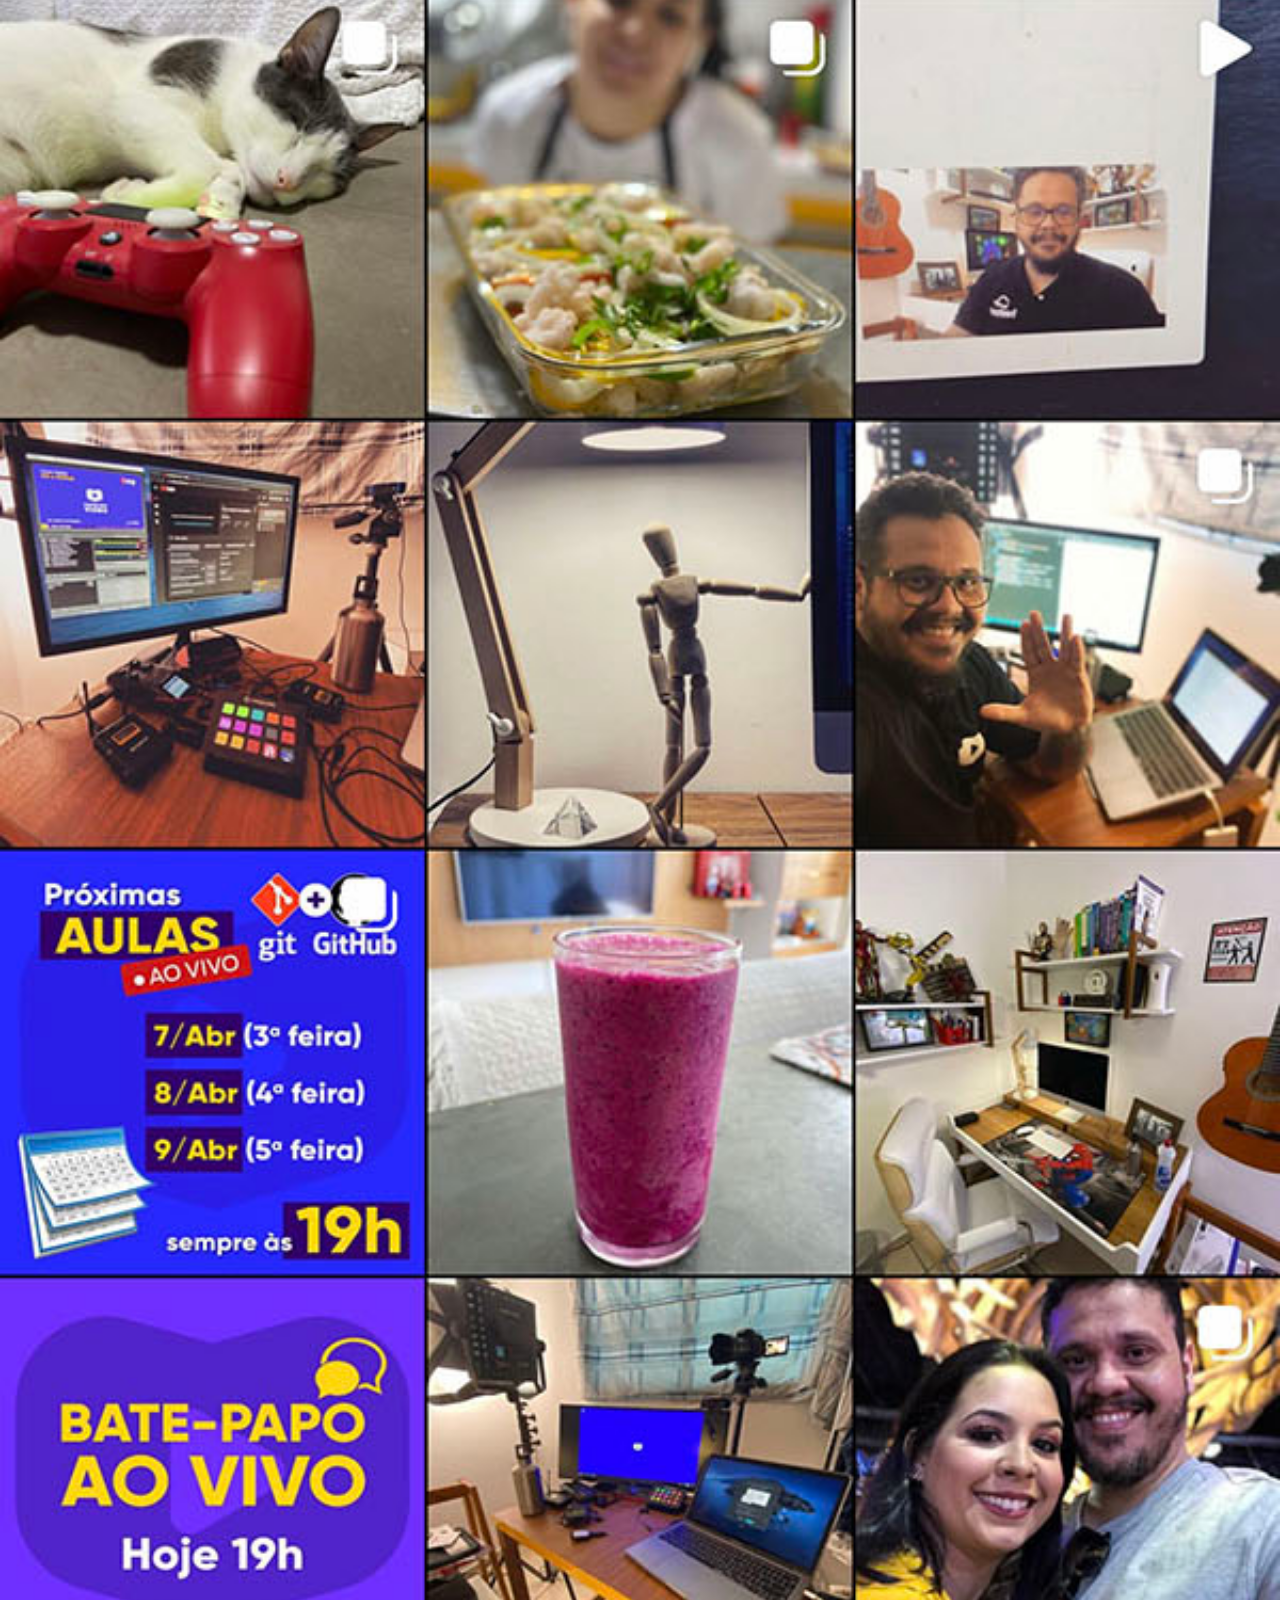
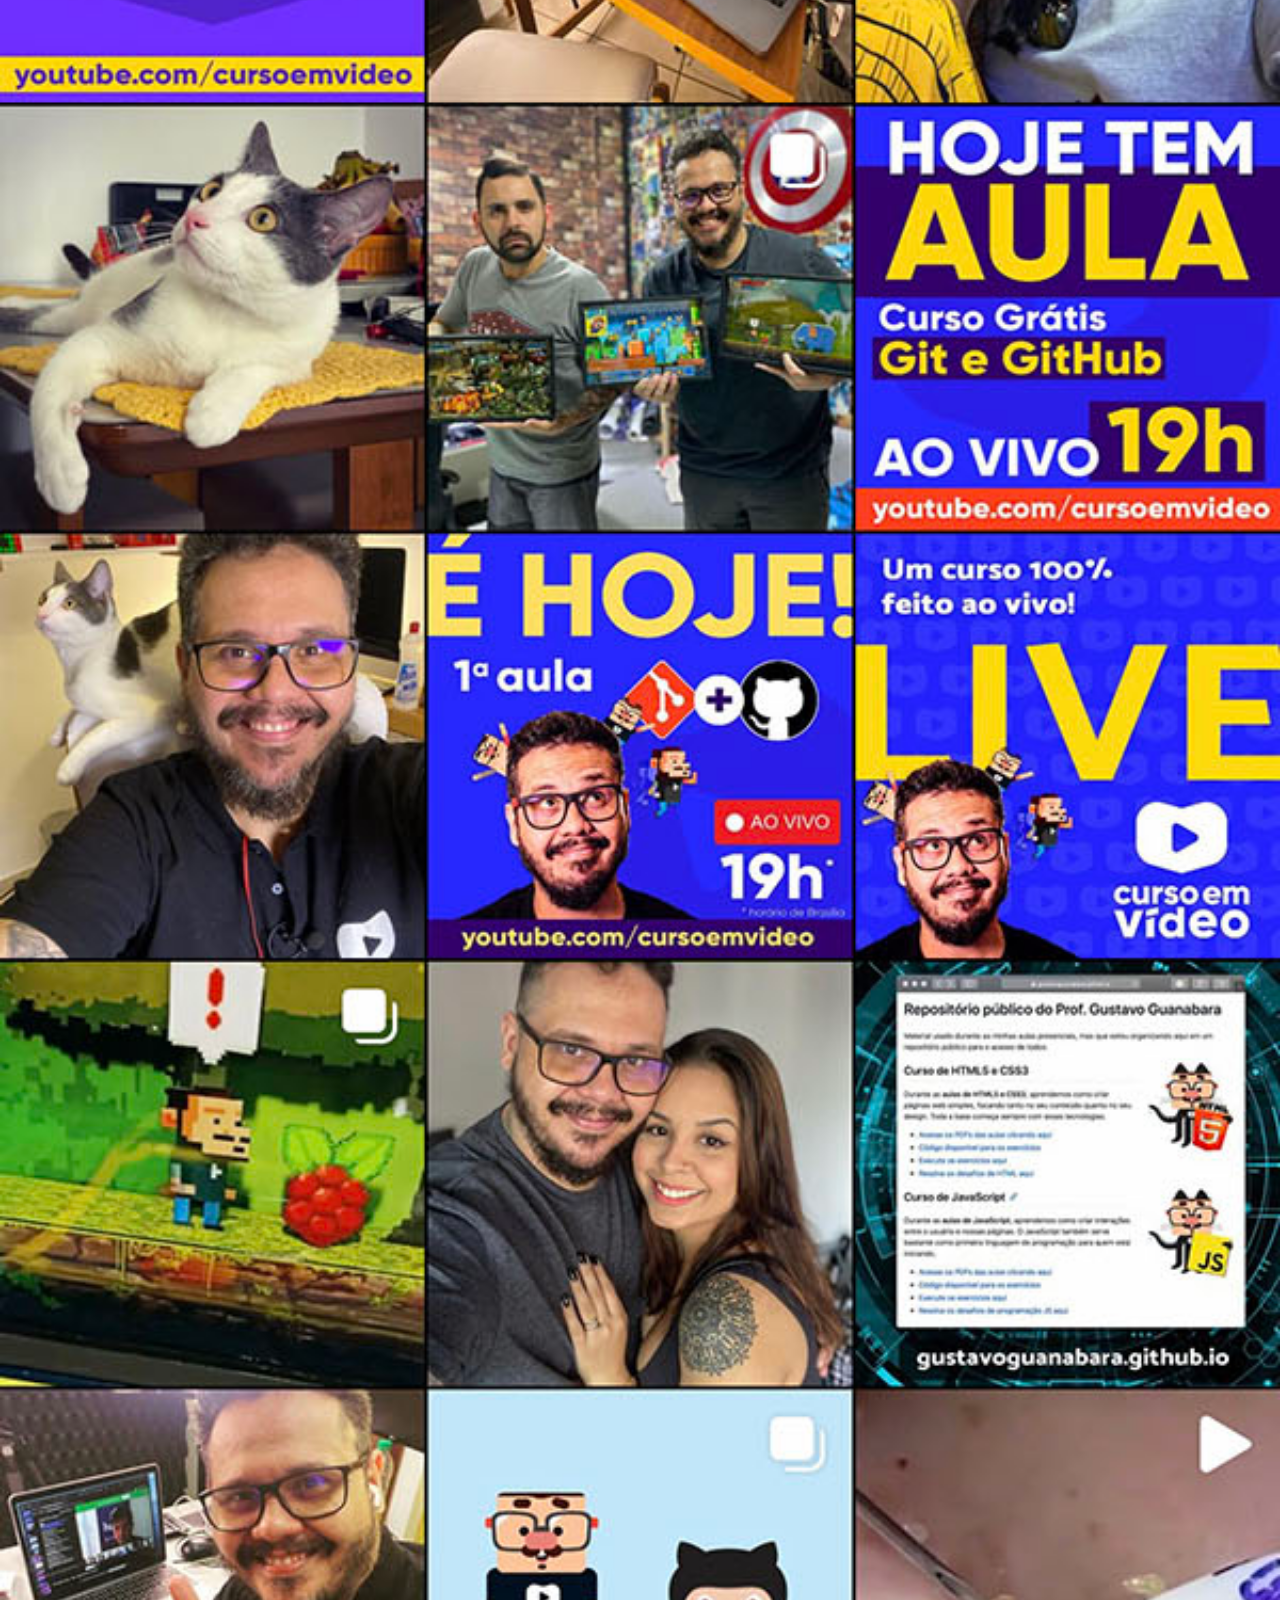
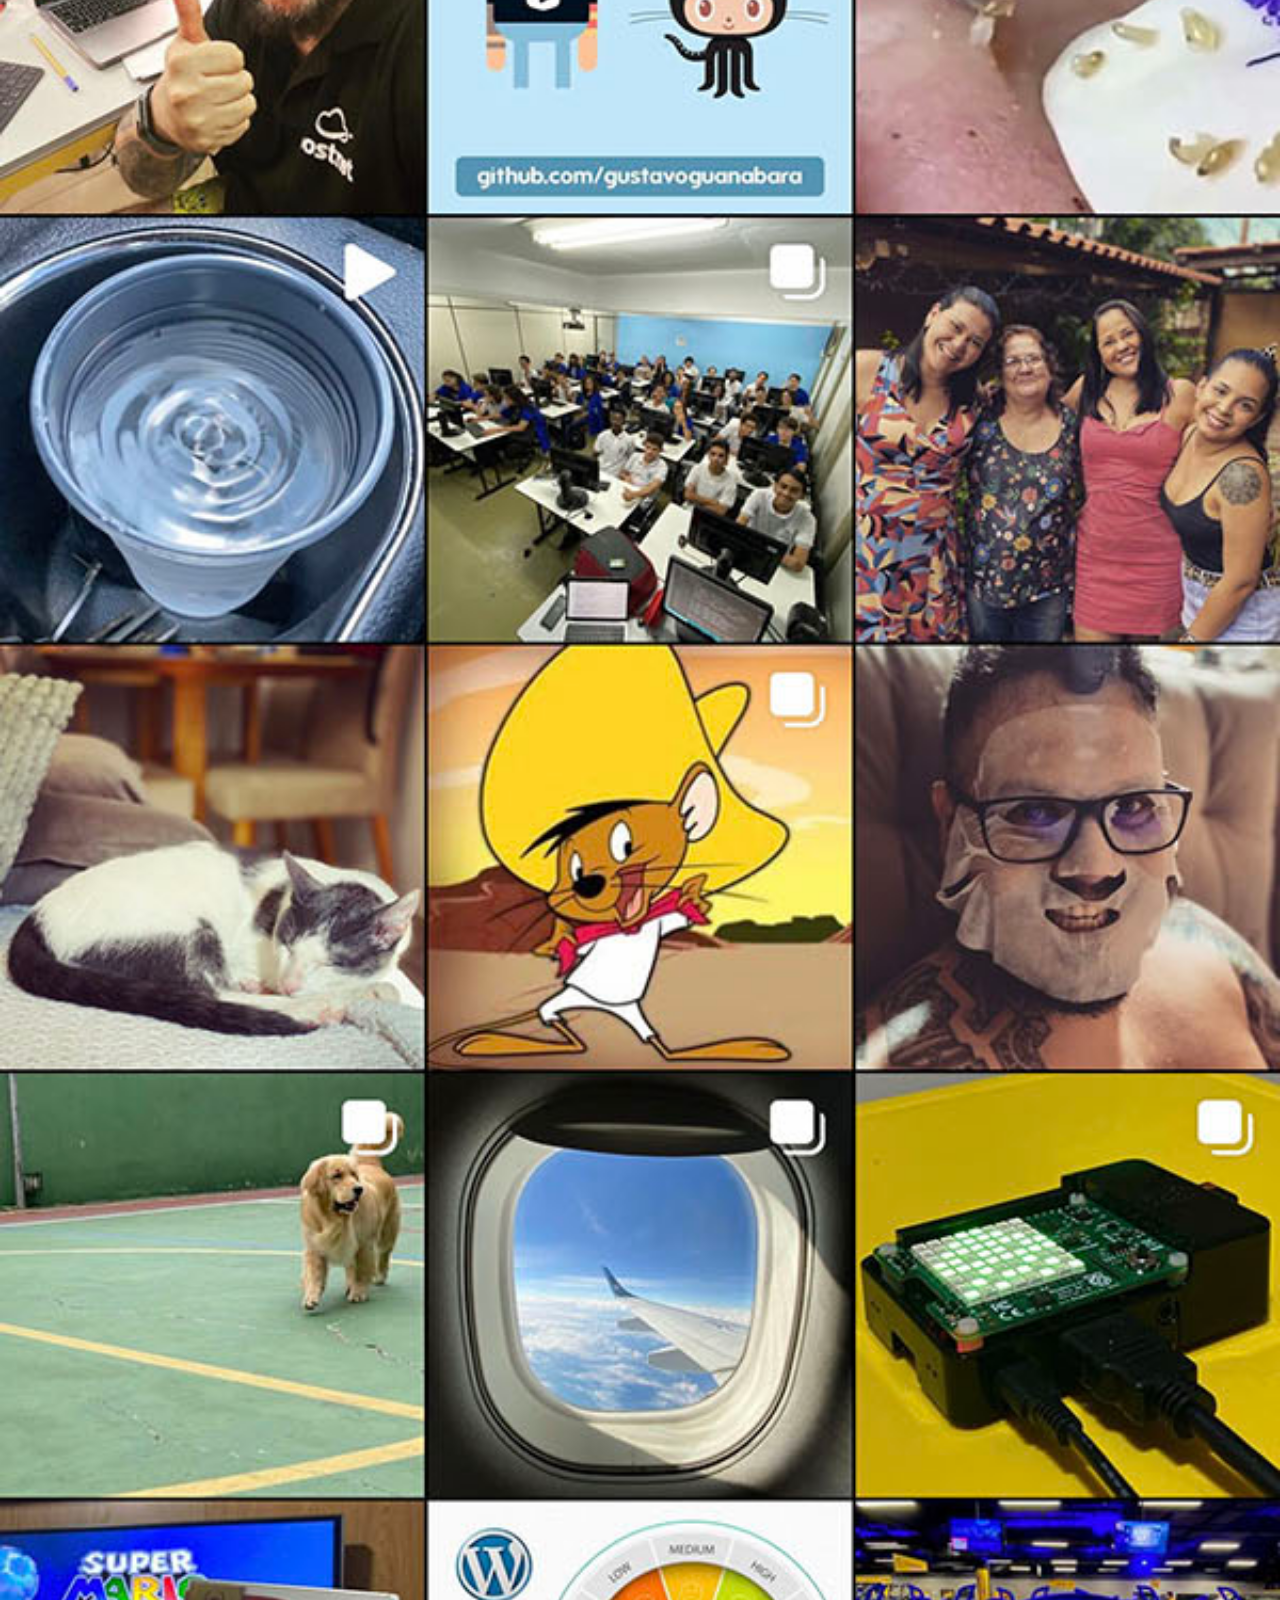
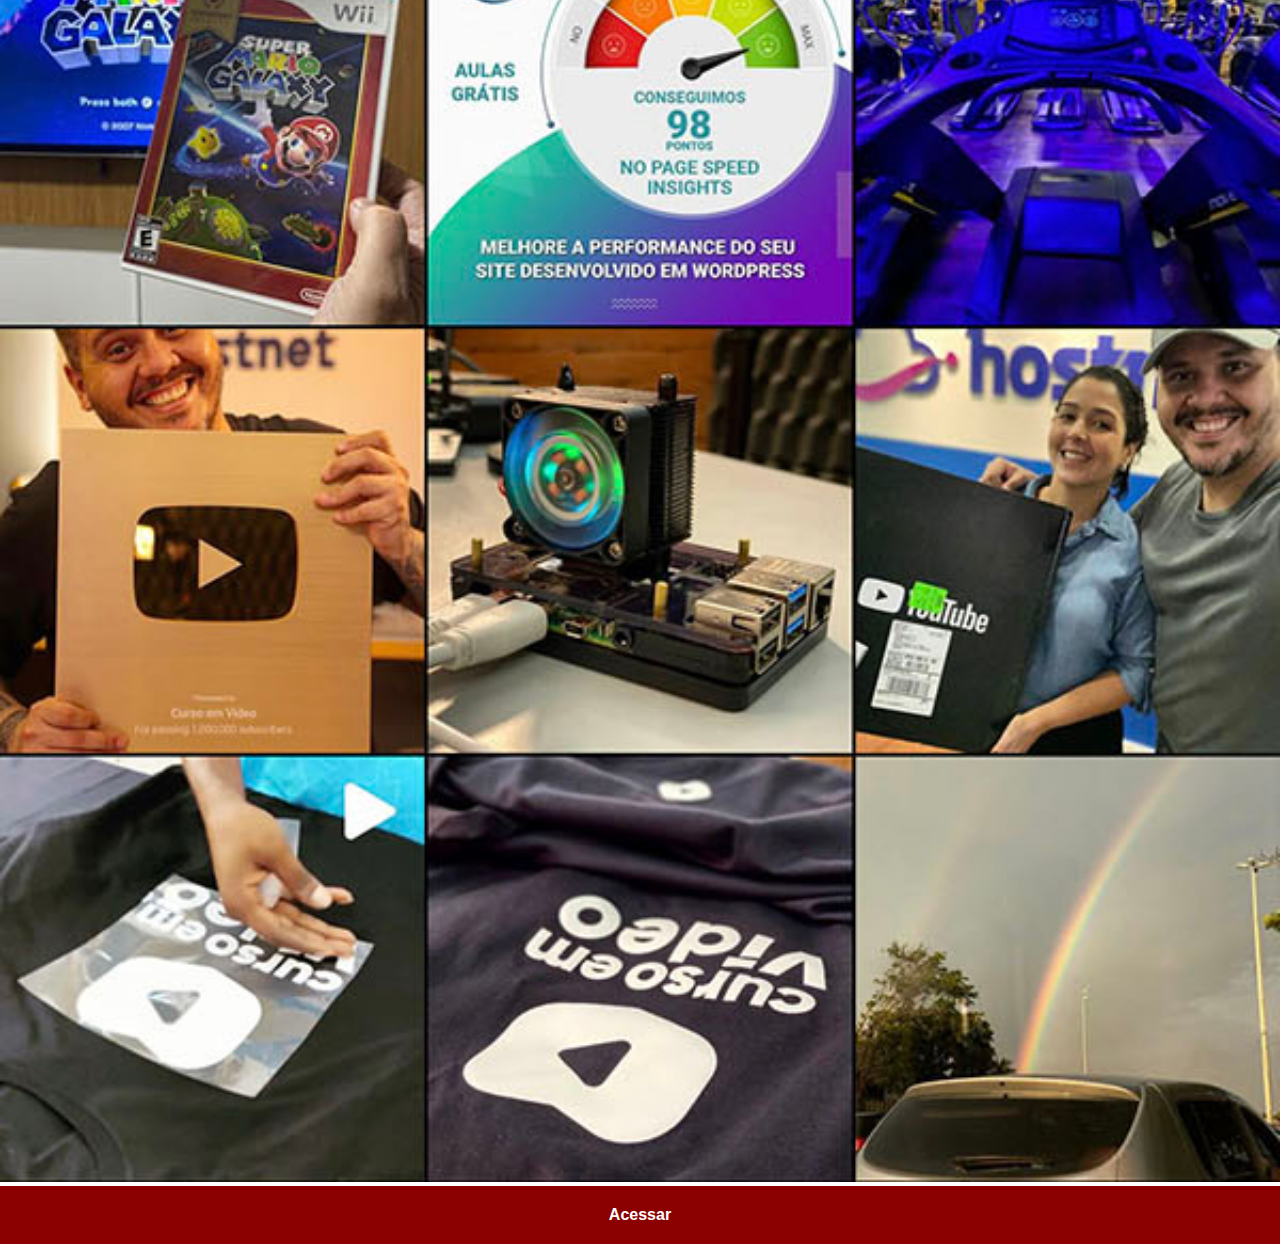
<file: instagram.html>
<!DOCTYPE html>
<html lang="pt-br">
<head>
    <meta charset="UTF-8" />
    <meta http-equiv="X-UA-Compatible" content="IE=edge" />
    <meta name="viewport" content="width=device-width, initial-scale=1.0" />
    <link rel="stylesheet" href="estilos/social.css" />
    <title>Instagram</title>
</head>
<body>
    <img src="imagens/tela-instagram.jpg" alt="instagram" />
    <a href="https://www.instagram.com/" target="_blank">Acessar</a>
</body>
</html>
</file>
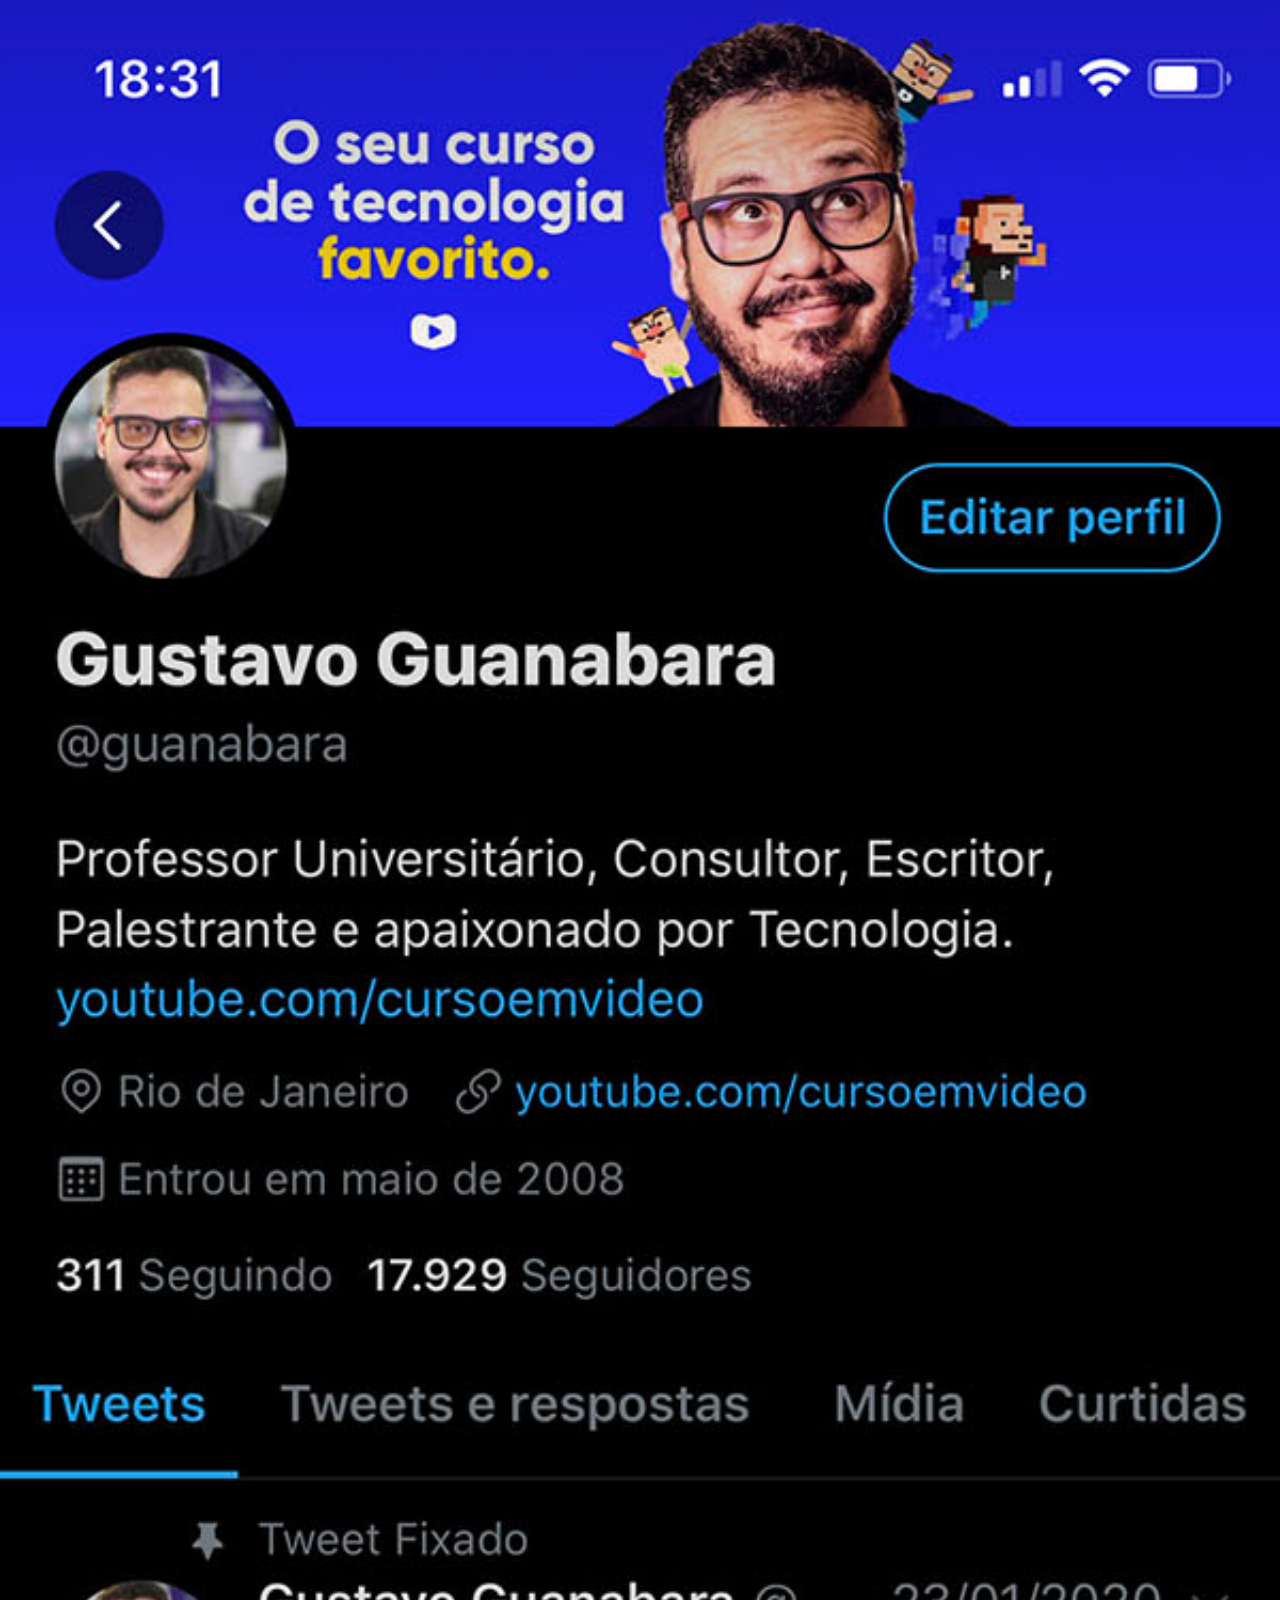
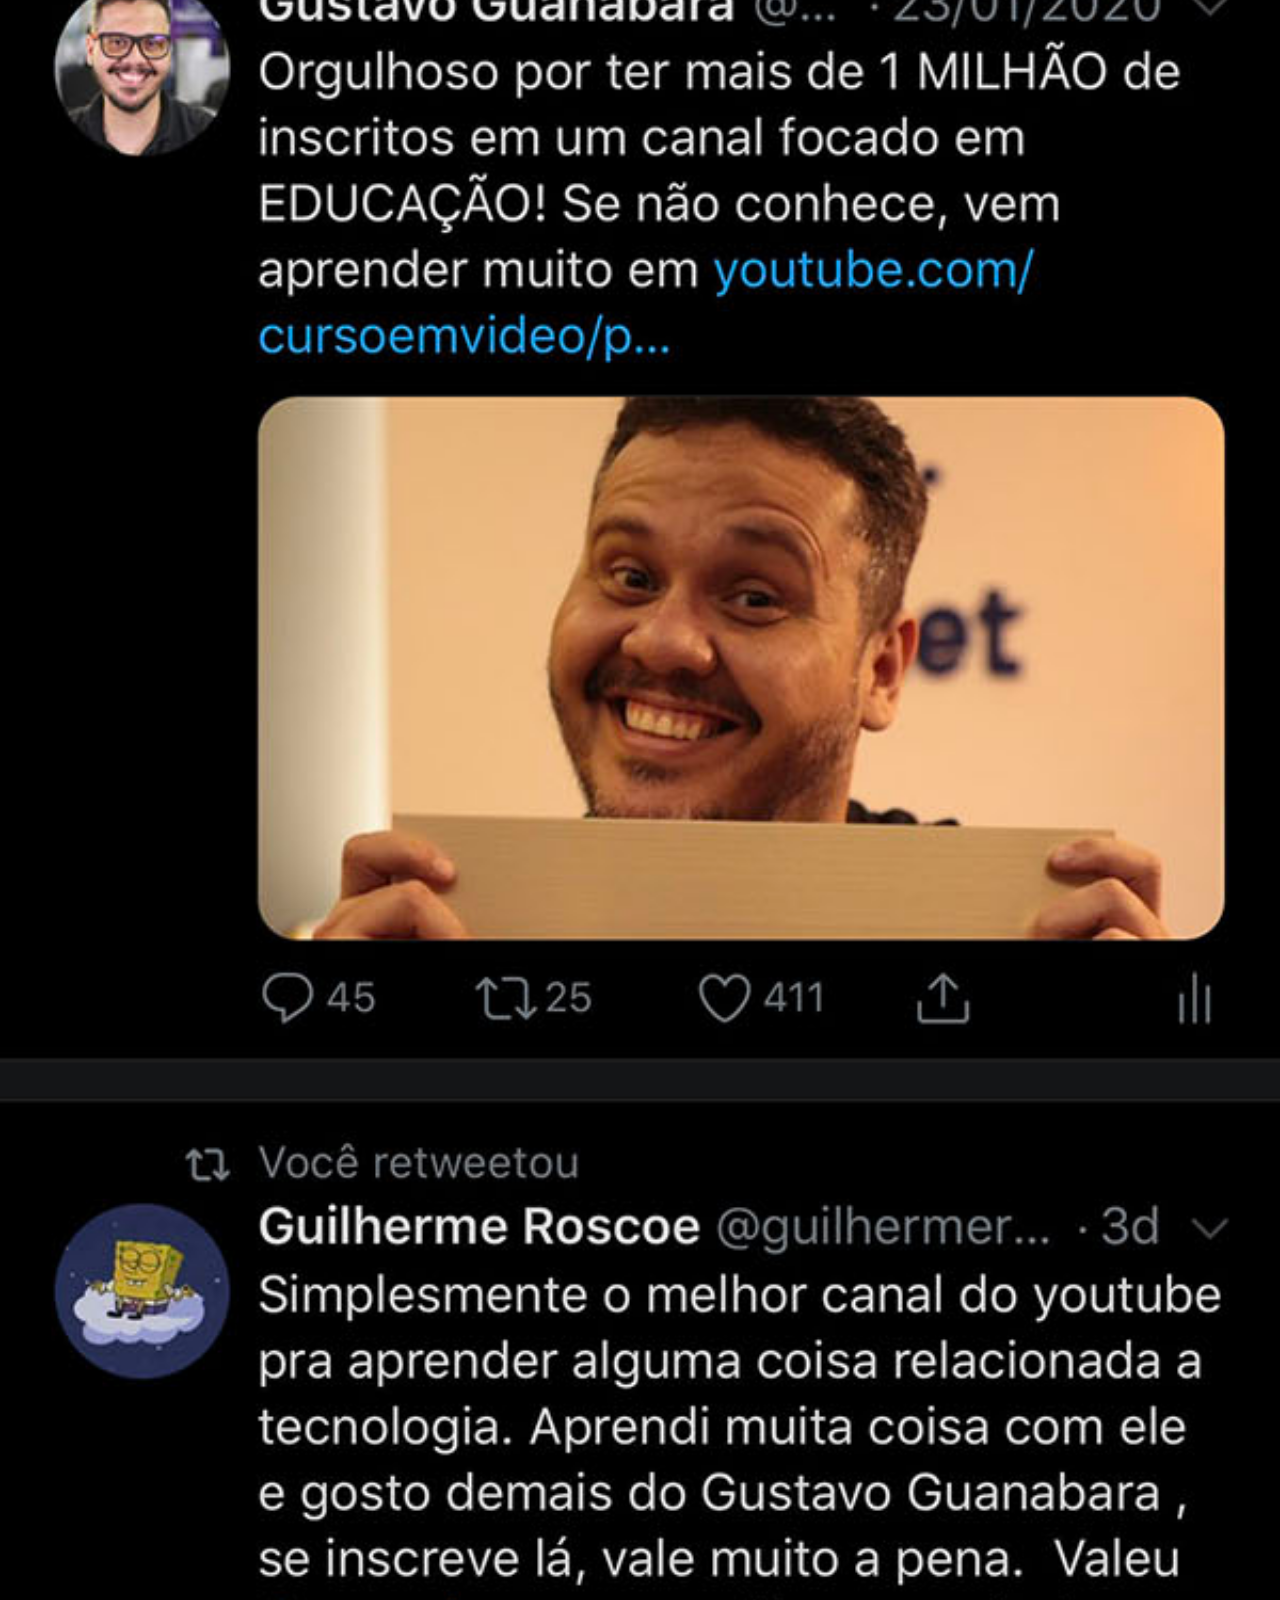
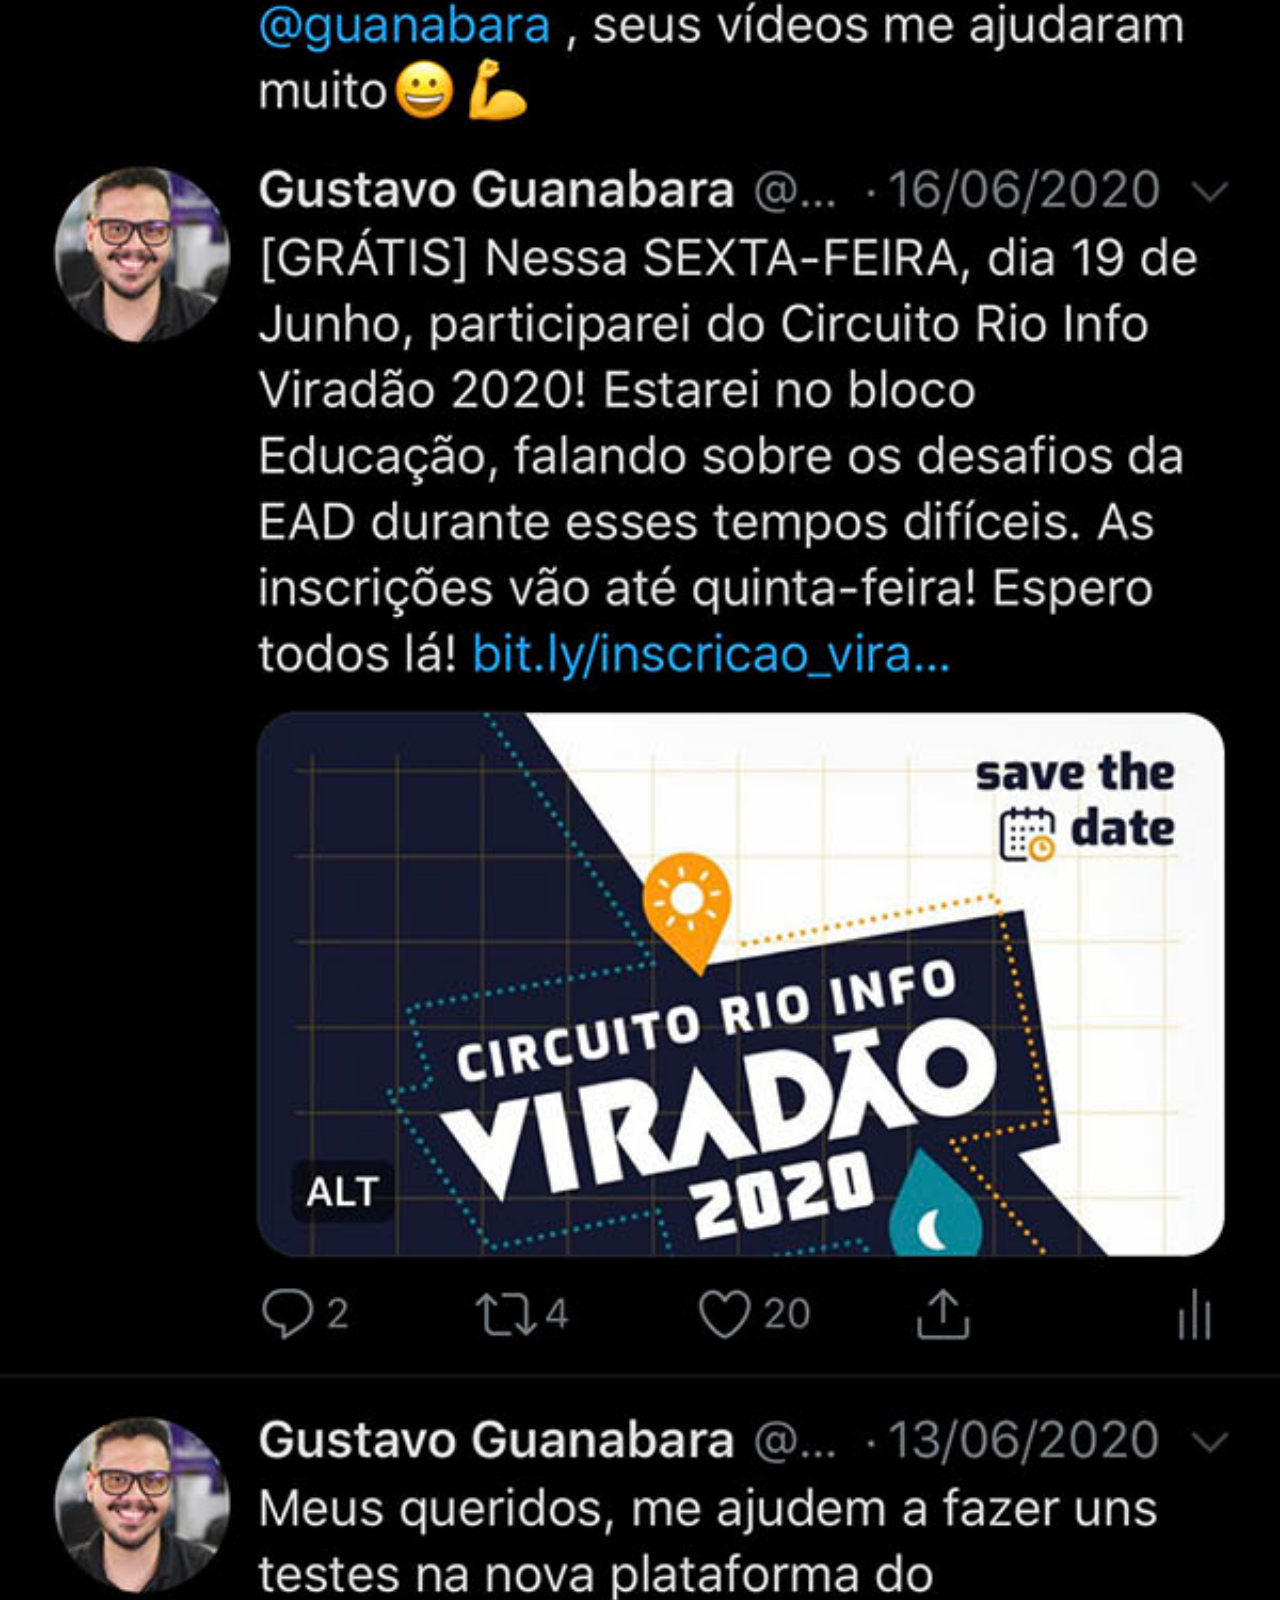
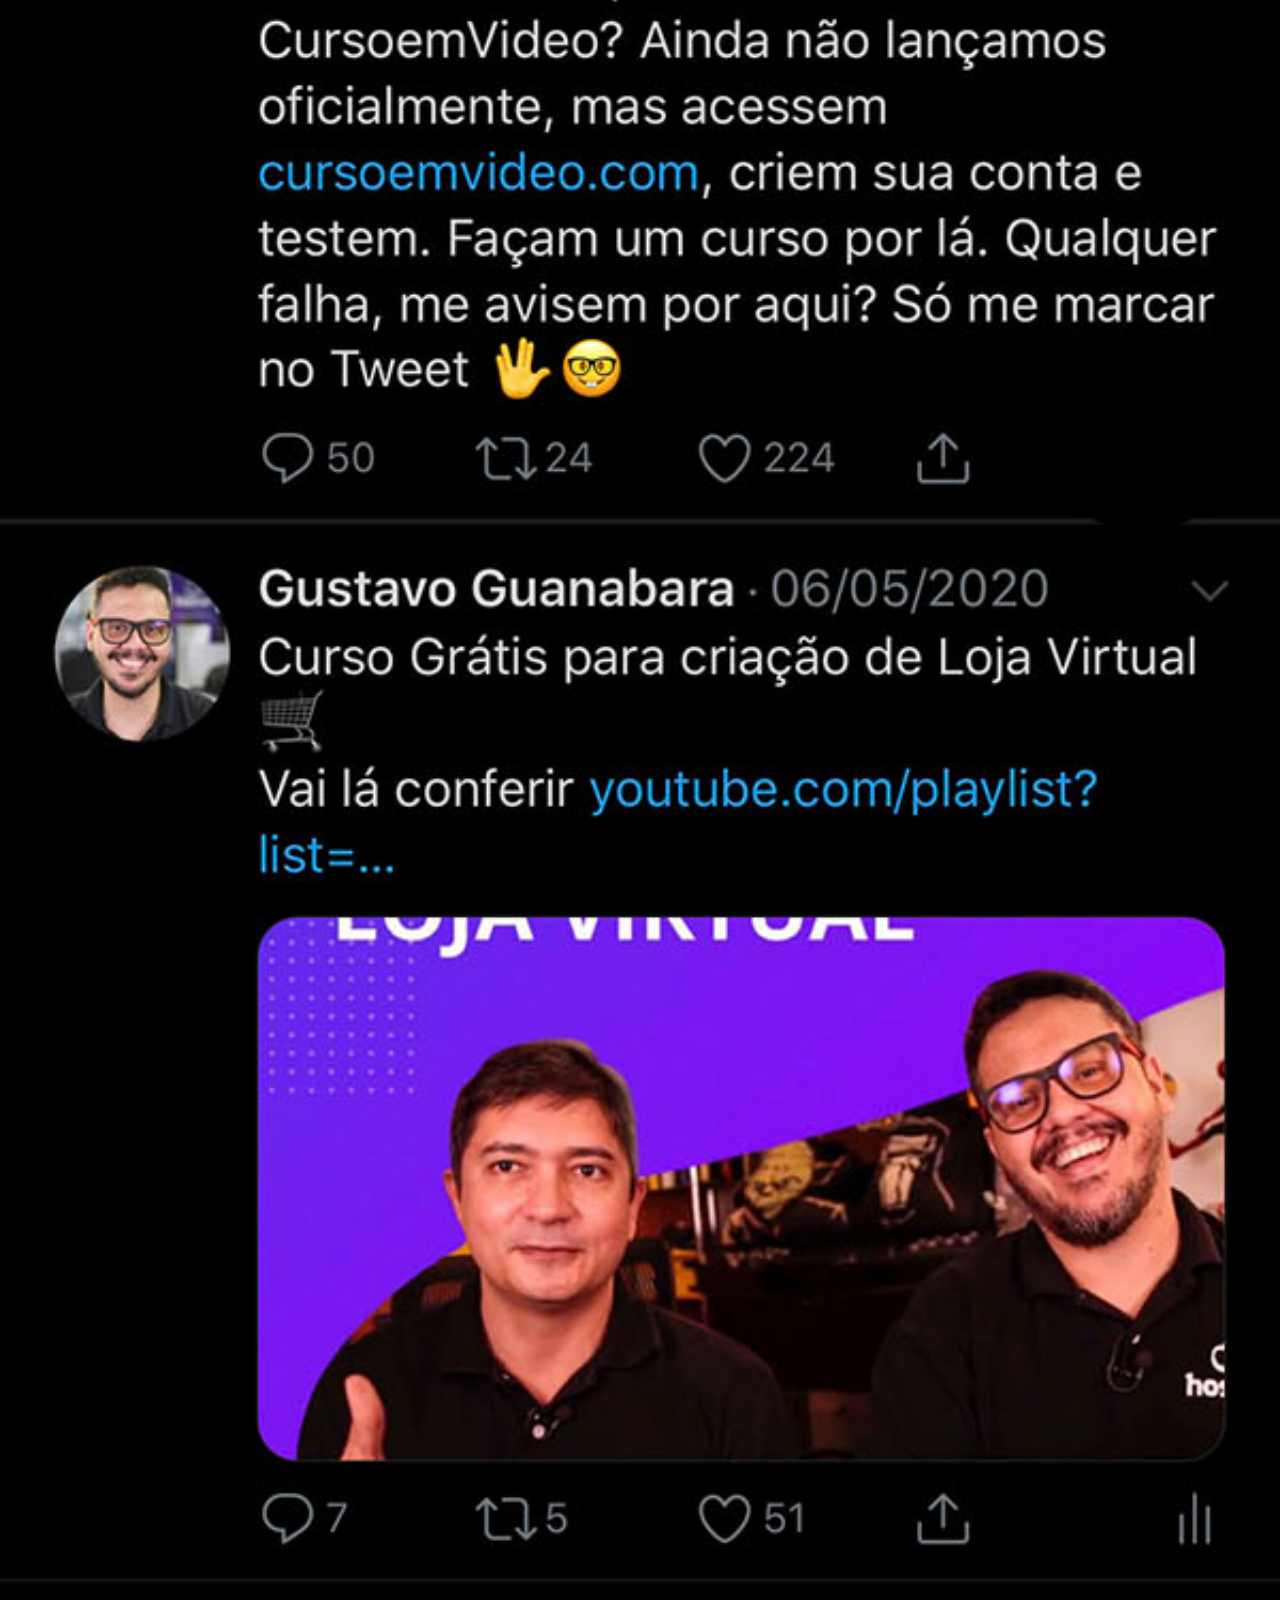
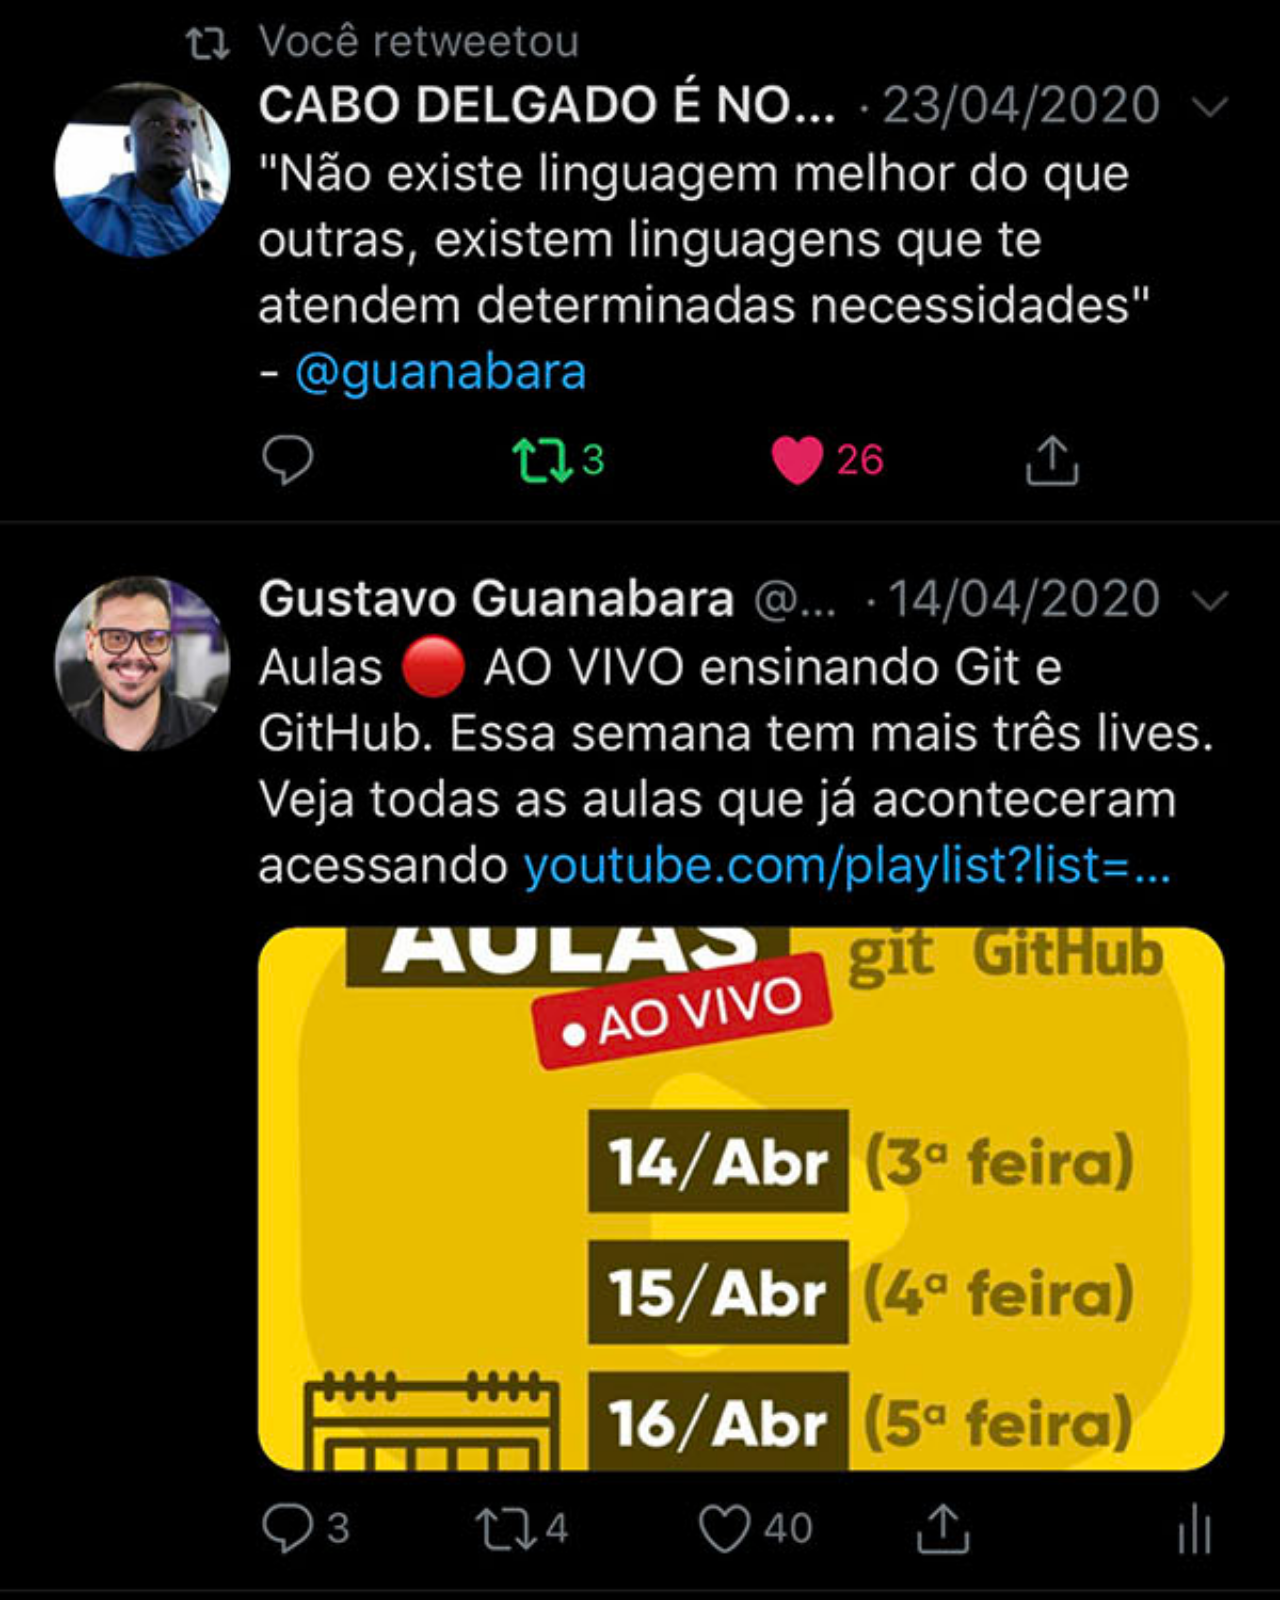
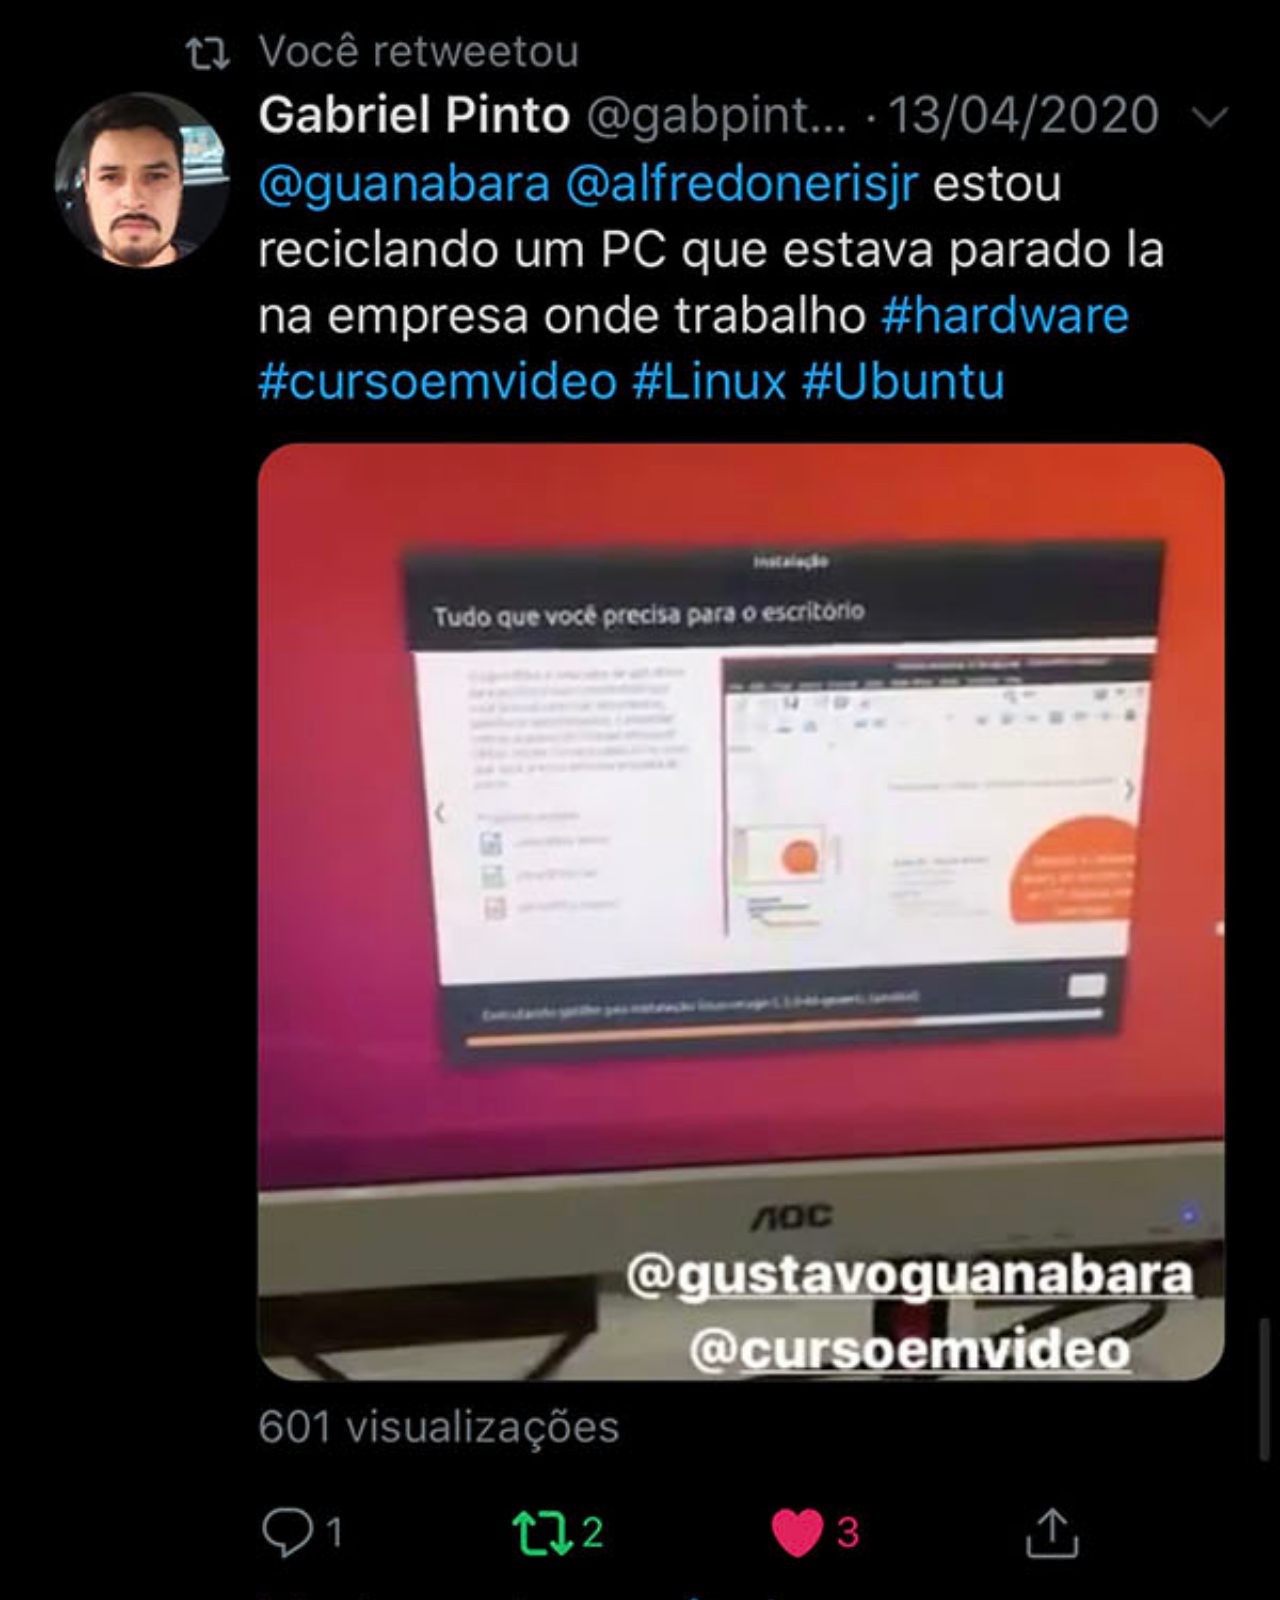
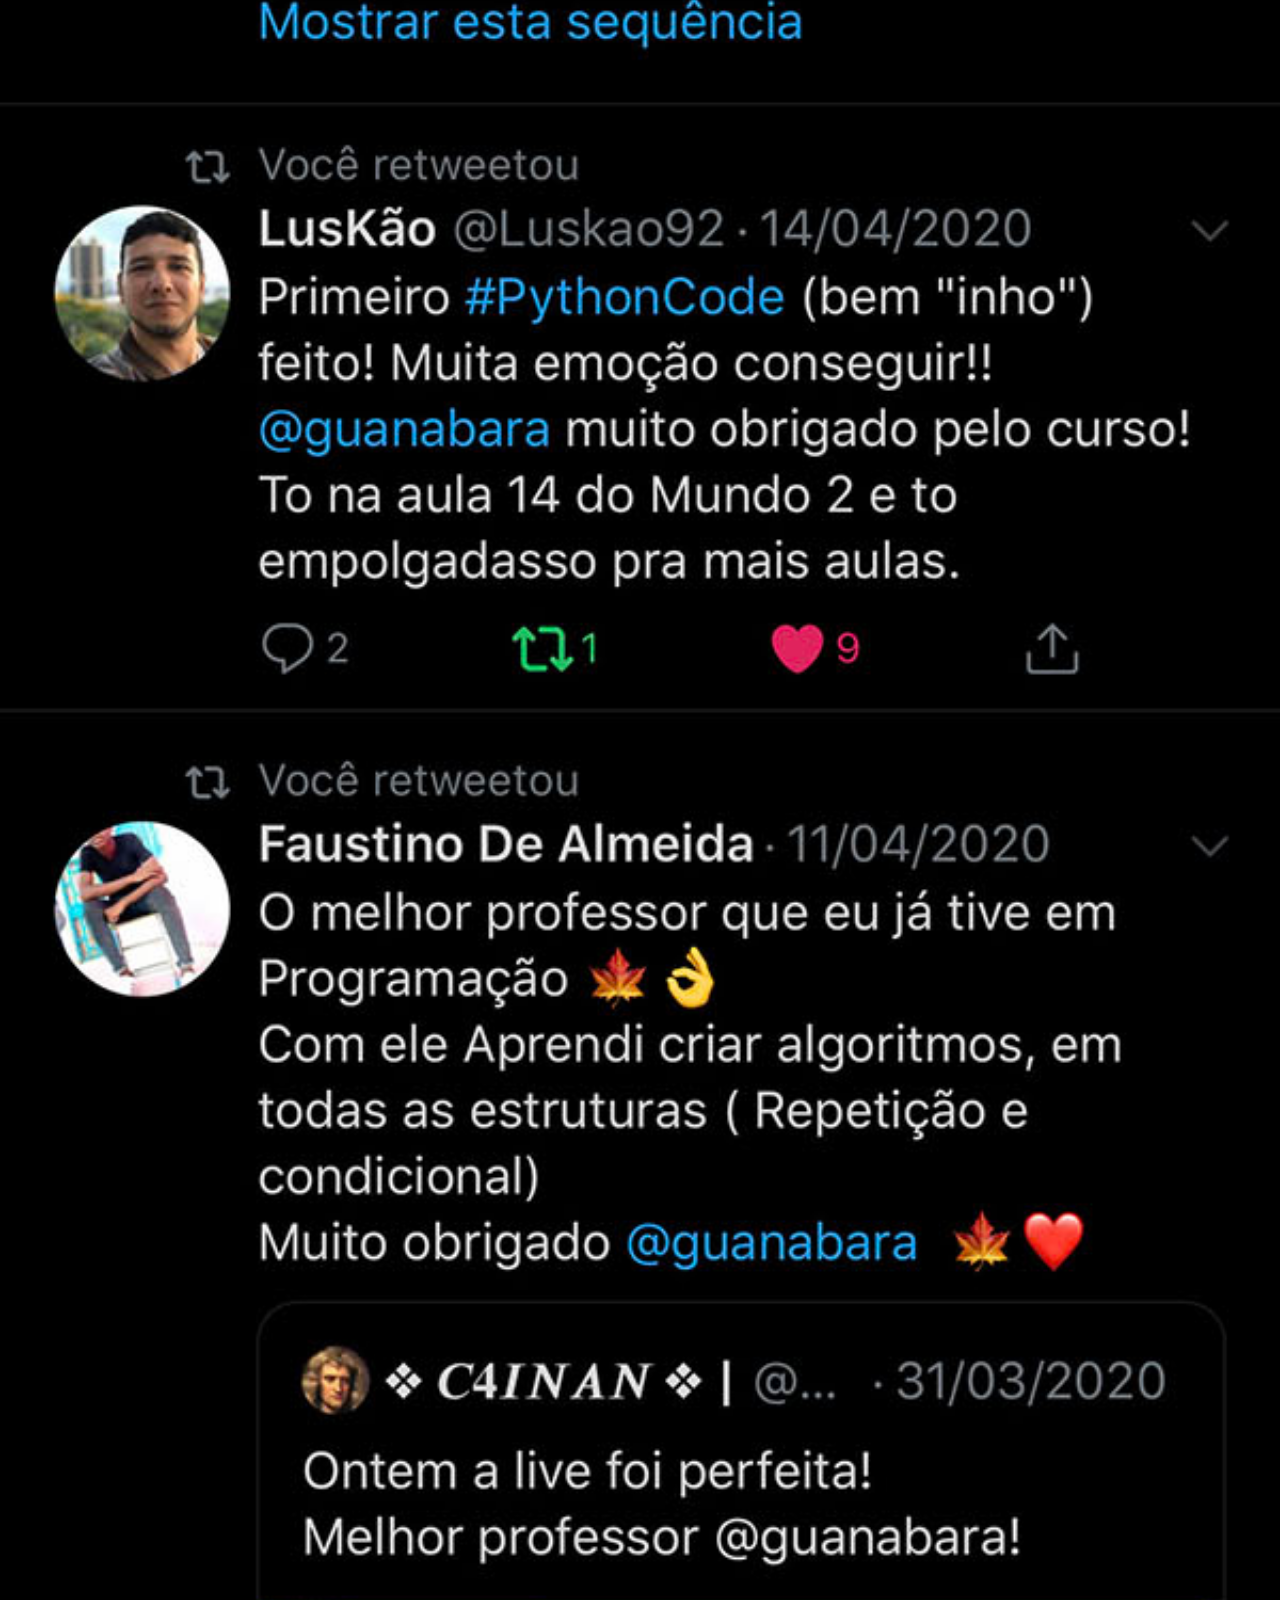
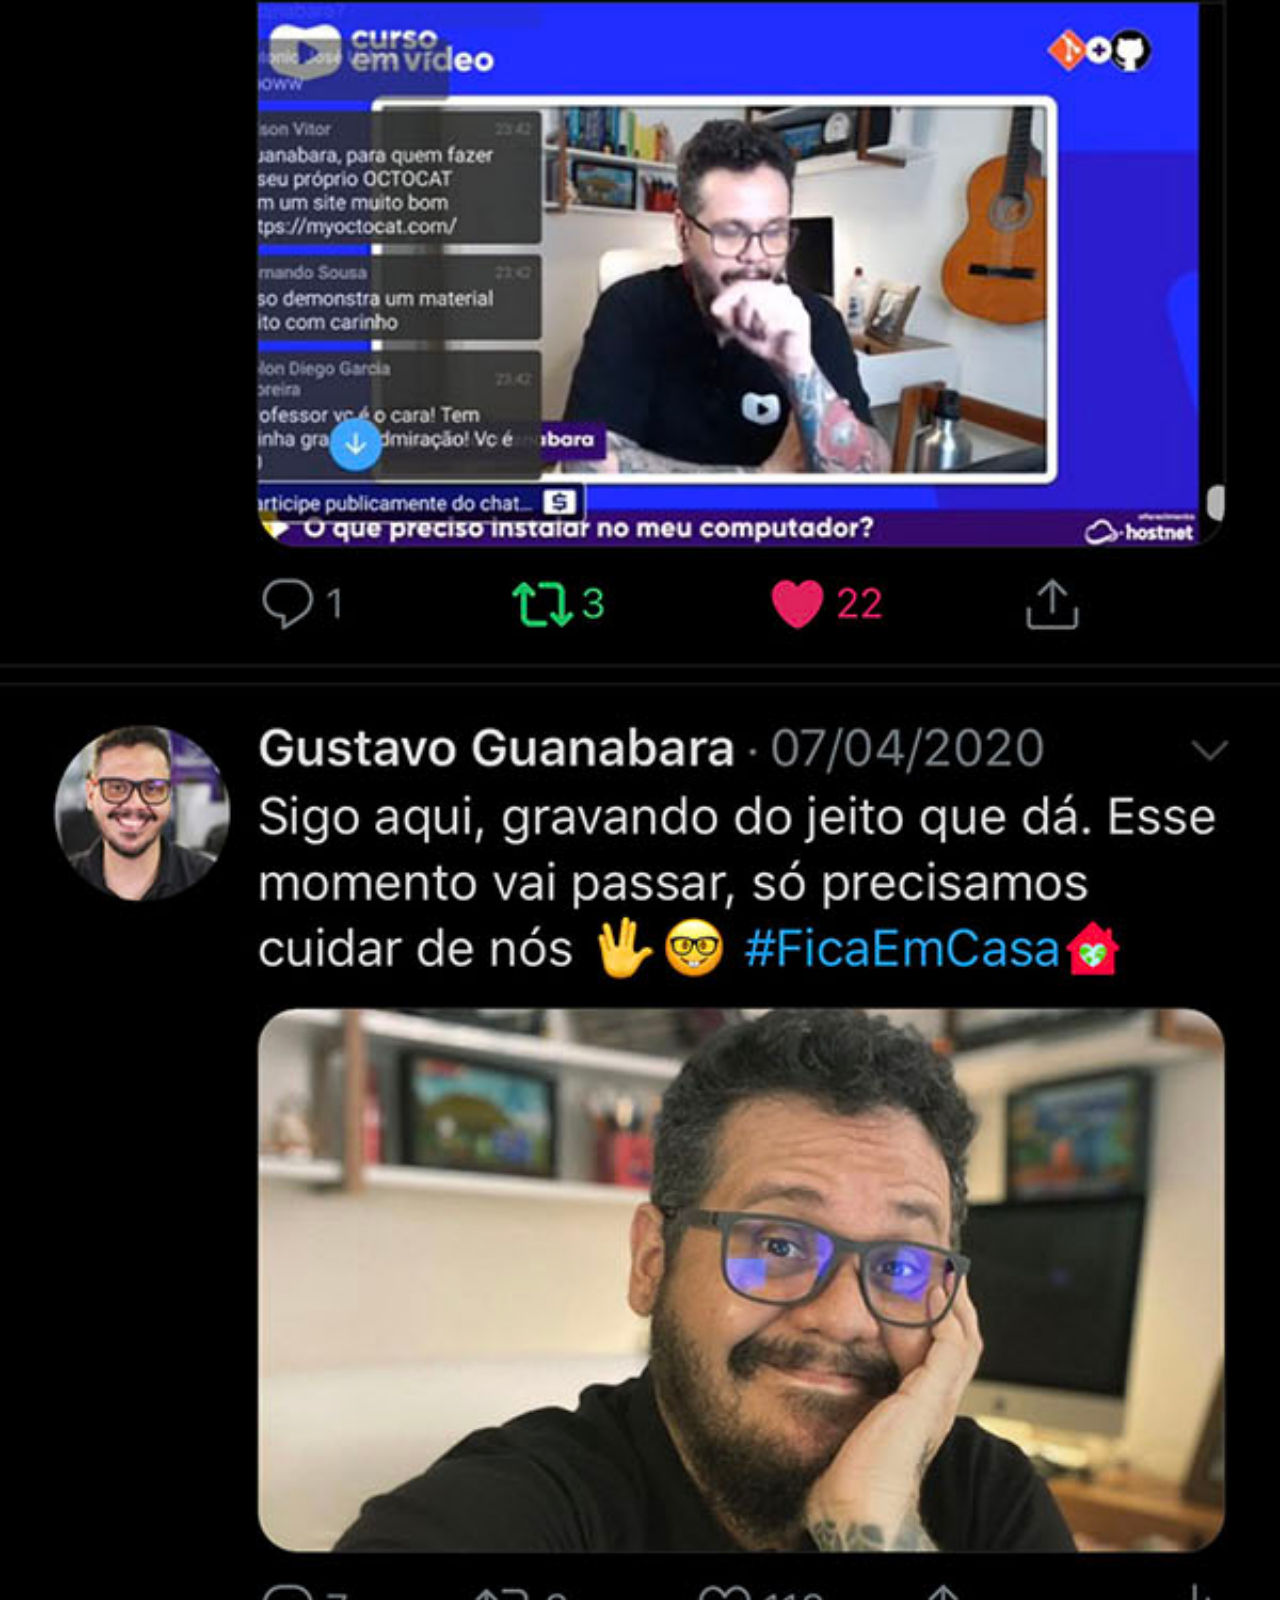
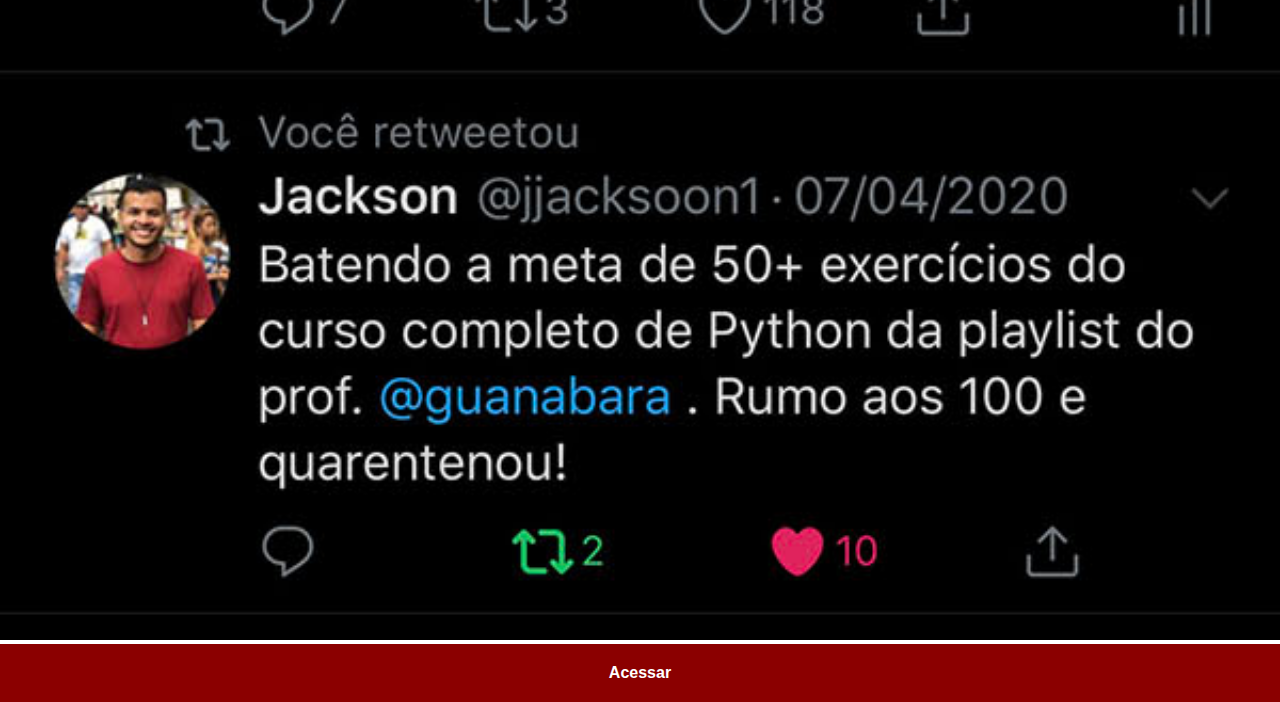
<file: twiter.html>
<!DOCTYPE html>
<html lang="pt-br">
<head>
    <meta charset="UTF-8" />
    <meta http-equiv="X-UA-Compatible" content="IE=edge" />
    <meta name="viewport" content="width=device-width, initial-scale=1.0" />
    <link rel="stylesheet" href="estilos/social.css" />
    <title>twiter</title>
</head>
<body>
    <img src="imagens/tela-twitter.jpg" alt="twiter" />
    <a href="https://twitter.com" target="_blank">Acessar</a>
</body>
</html>
</file>
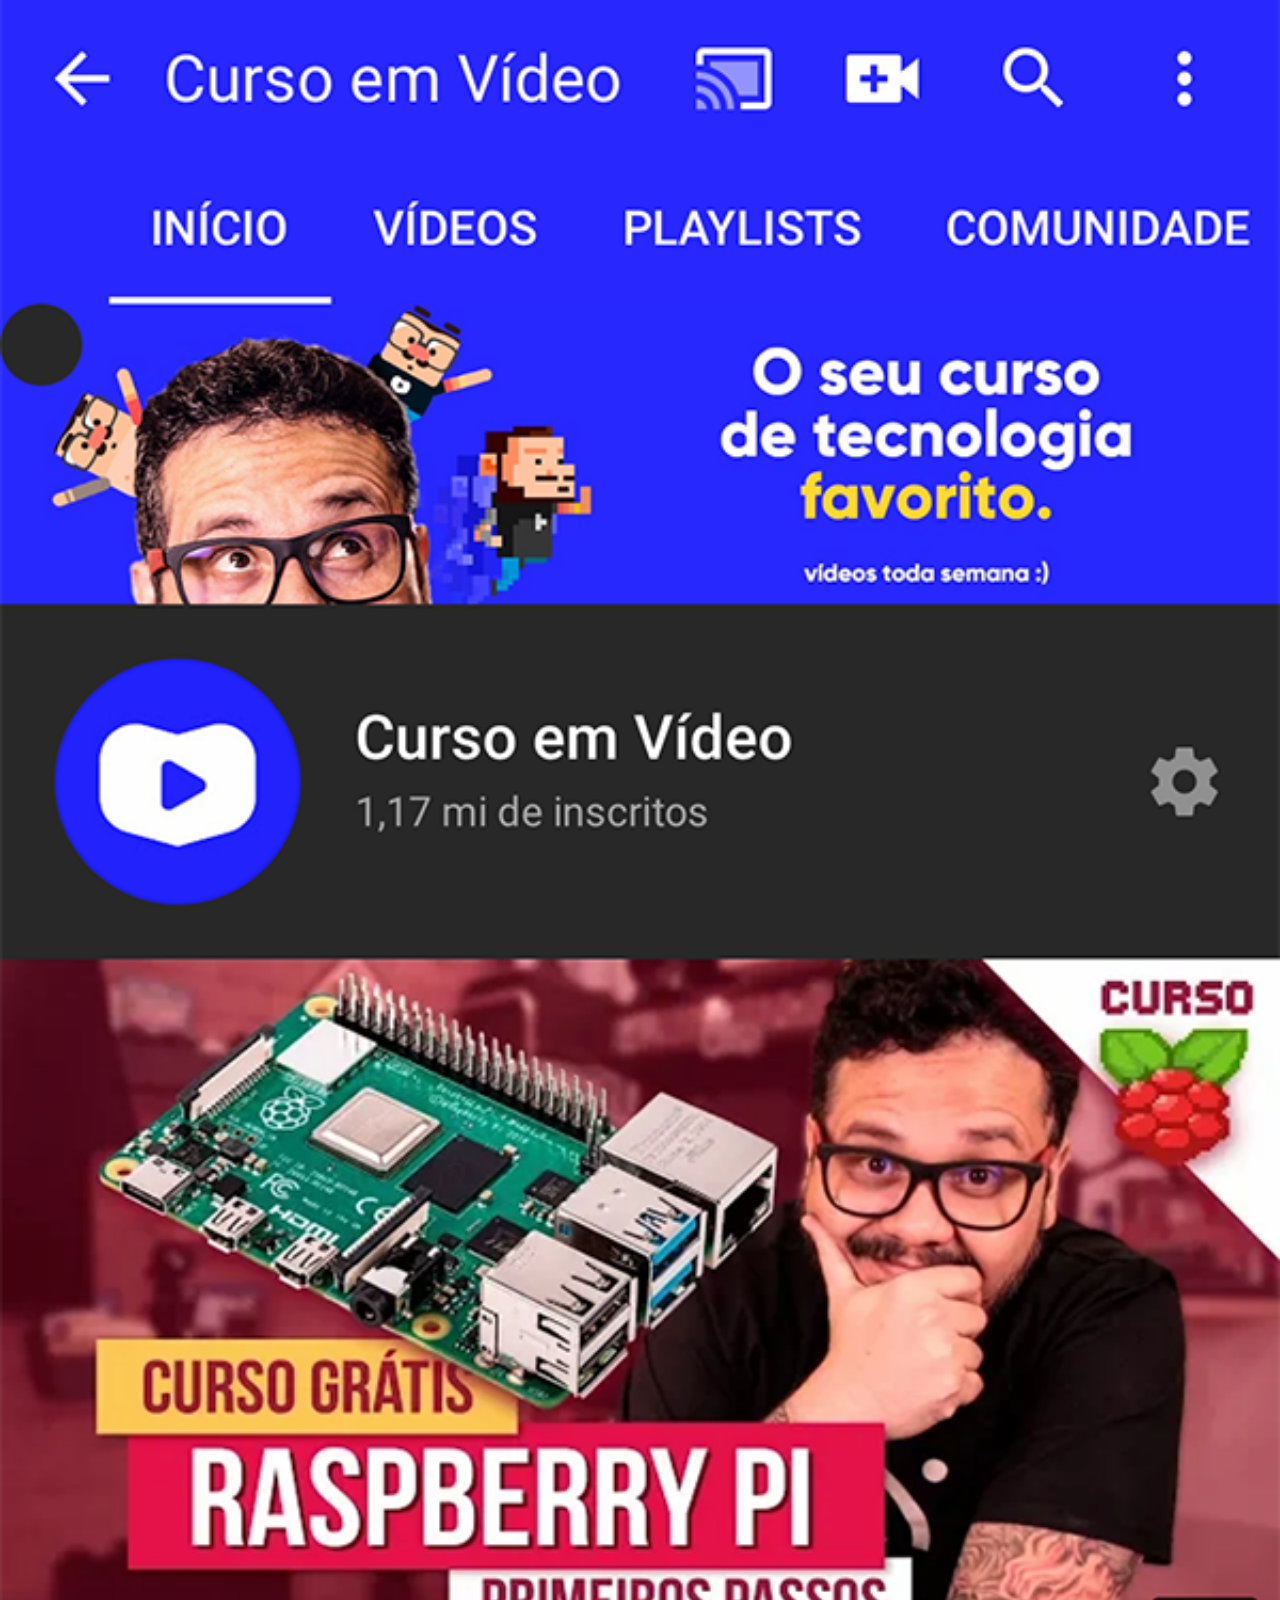
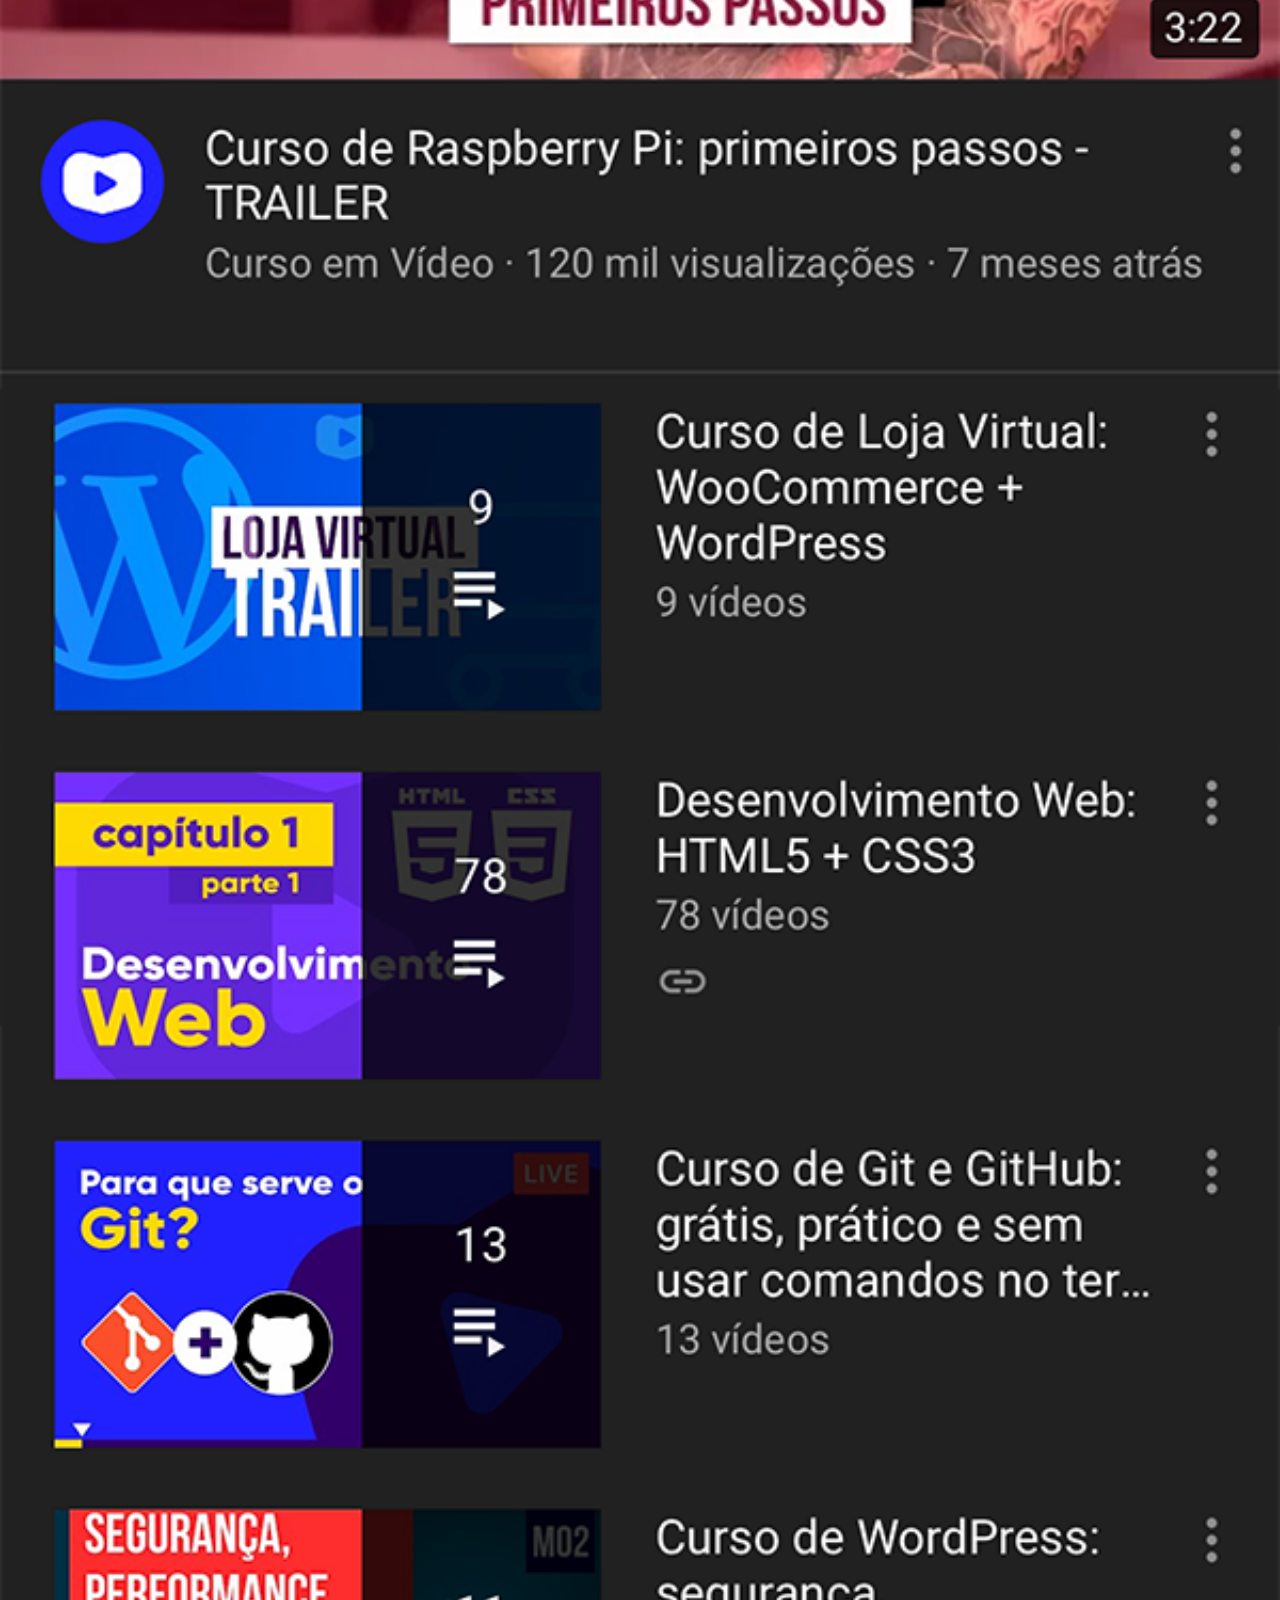
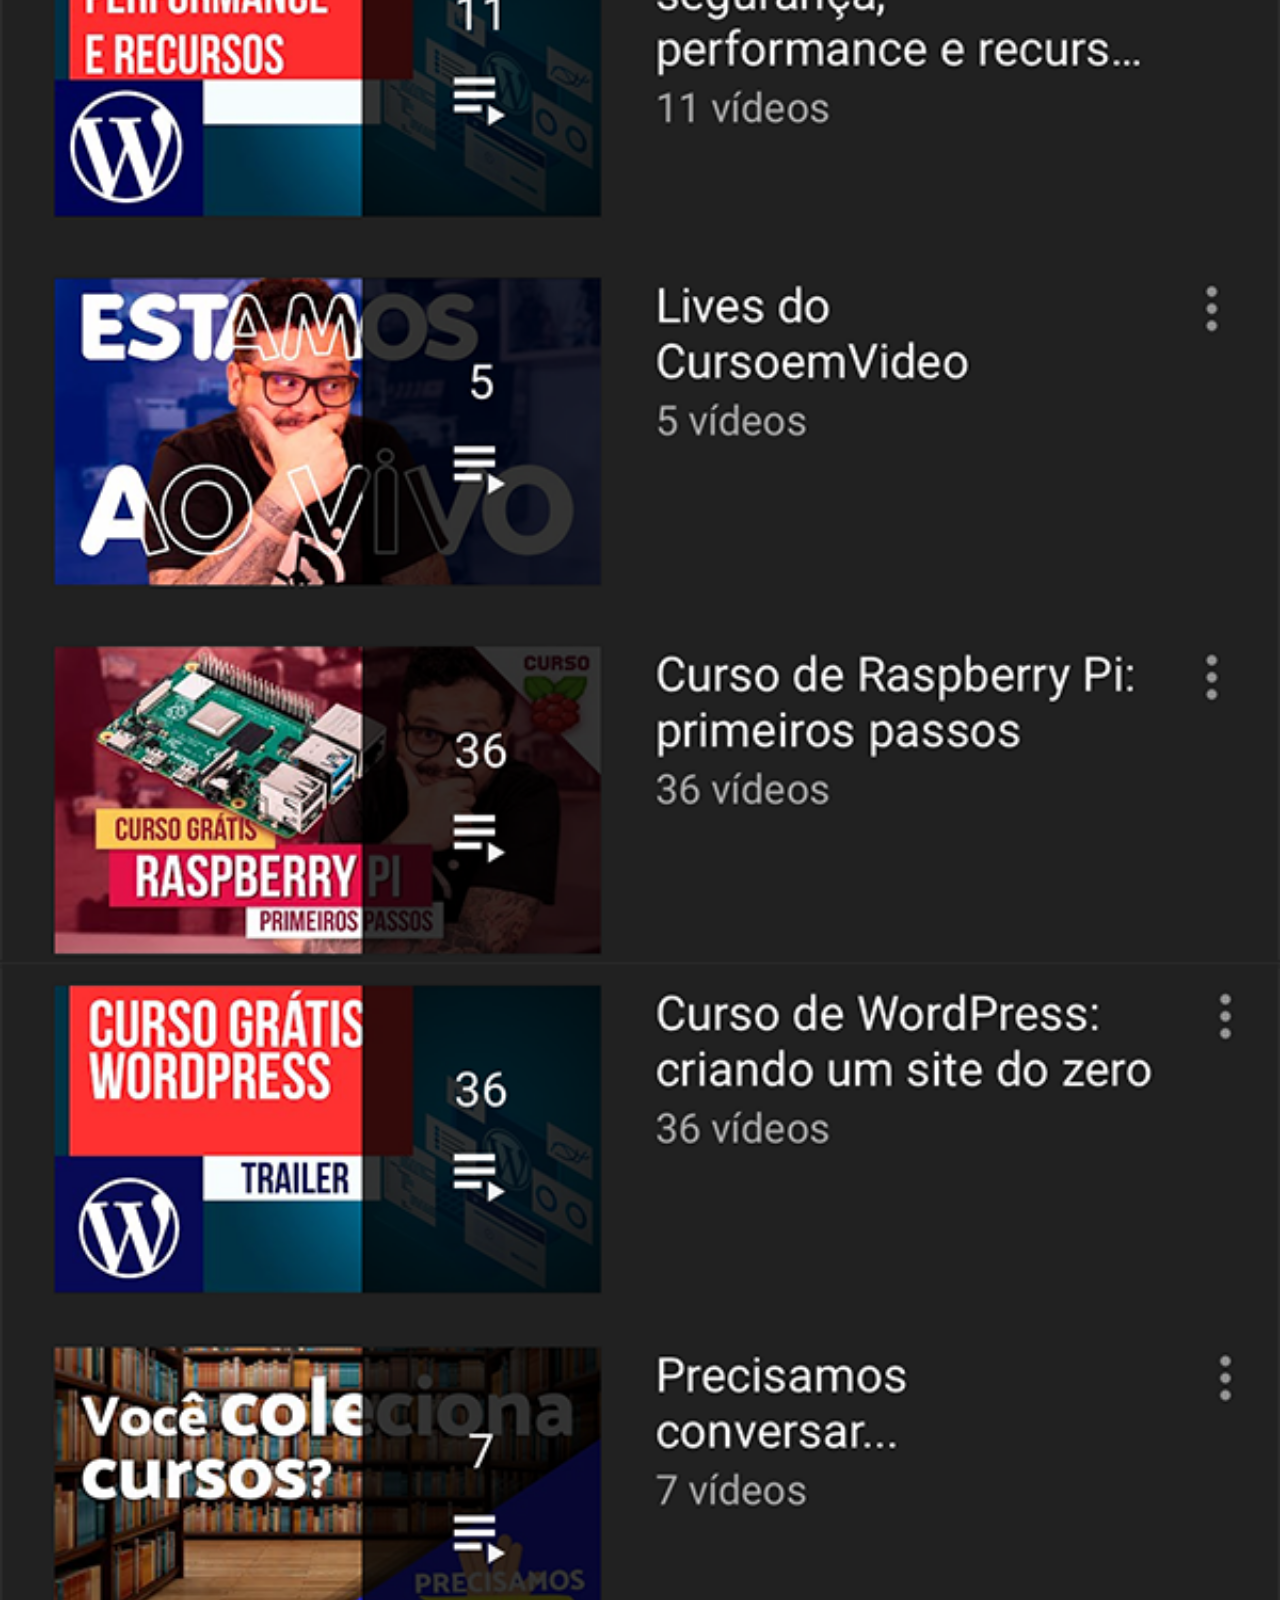
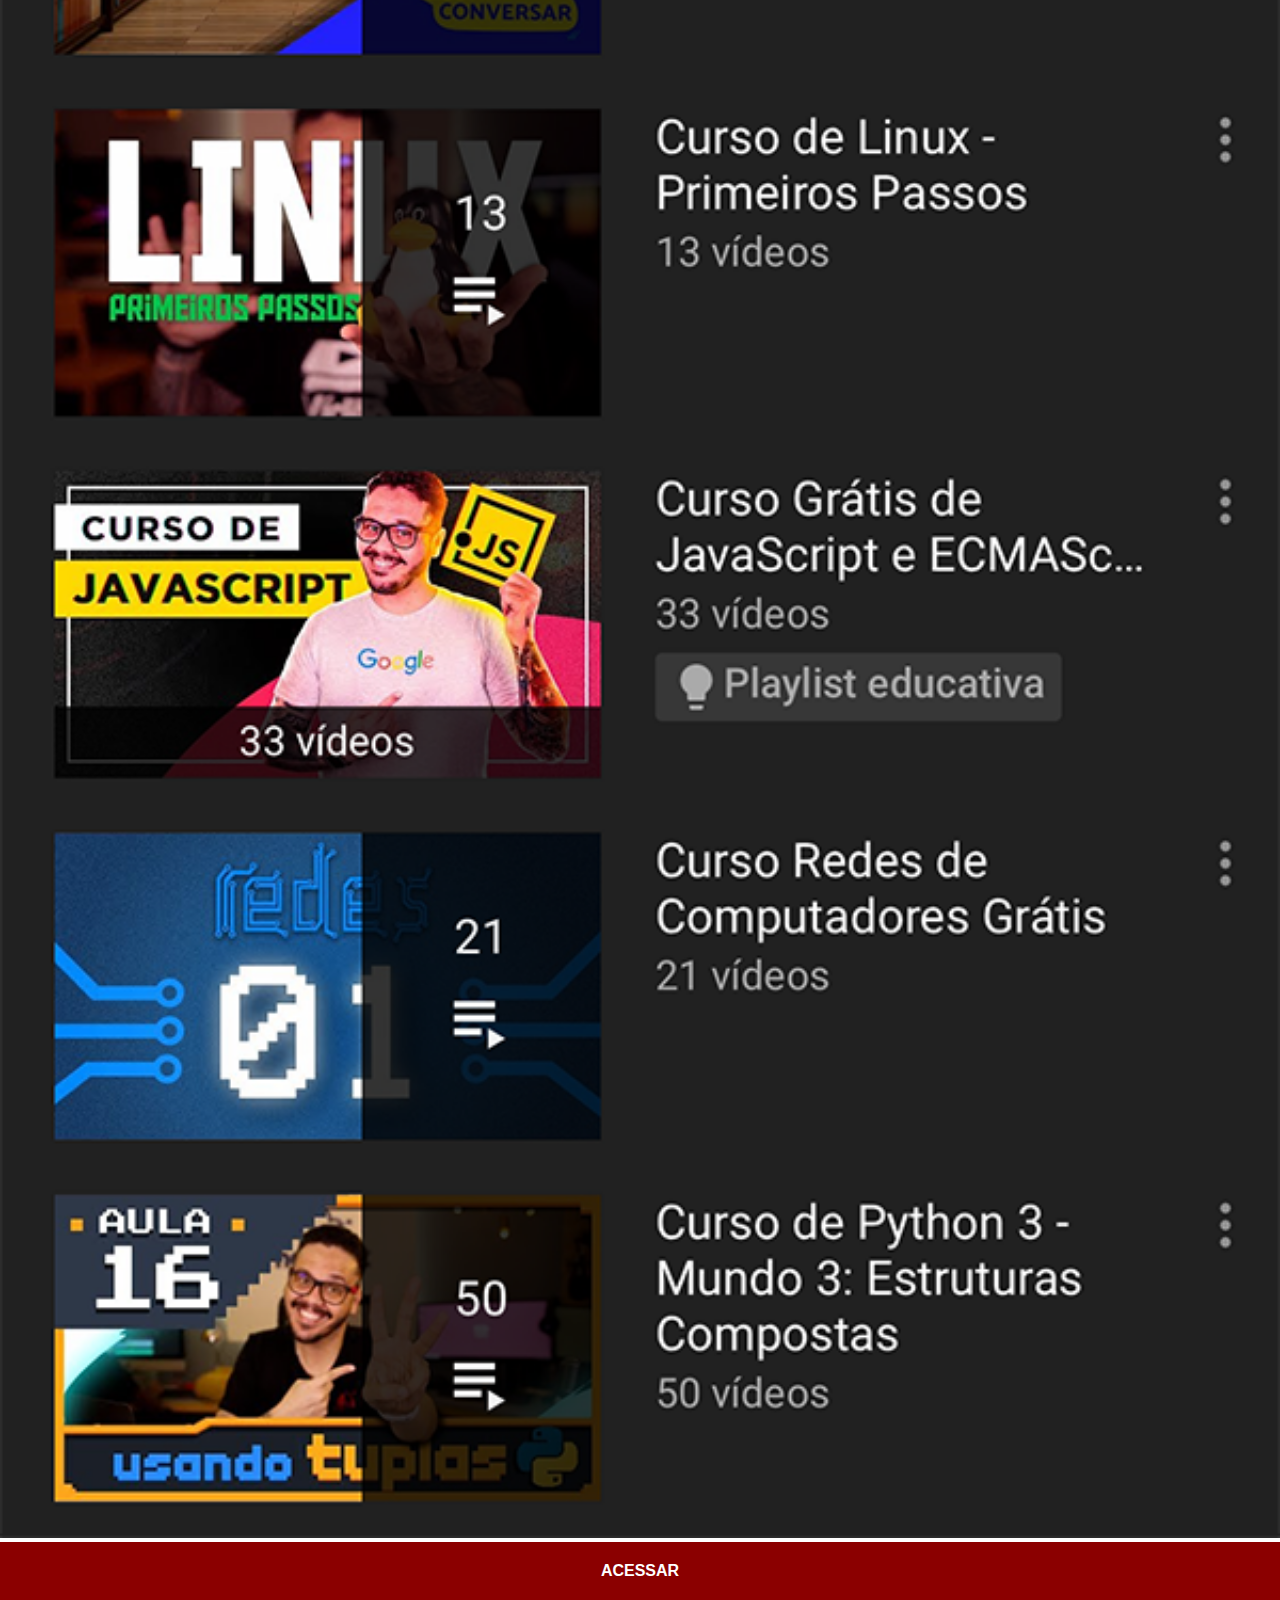
<file: youtube.html>
<!DOCTYPE html>
<html lang="pt-br">
<head>
    <meta charset="UTF-8" />
    <meta http-equiv="X-UA-Compatible" content="IE=edge" />
    <meta name="viewport" content="width=device-width, initial-scale=1.0" />
    <link rel="stylesheet" href="/estilos/social.css" />
    <title>Youtube</title>
</head>
<body>
    <img src="/imagens/tela-youtube.png" alt="Youtube" />
    <a href="https://www.youtube.com.br" target="_blank">ACESSAR</a>
</body>
</html>
</file>
<file: estilos/style.css>
@charset "UTF-8";
* {
    margin: 0;
    padding: 0;
    font-family: Arial, Helvetica, sans-serif;
}
::-webkit-scrollbar {
    width: 0px;
    height: 0px;
}

html, body {
    height: 100vh;
    width: 100vw;
    background-color: black;
}

body {
    background: url('../imagens/fundo-madeira.jpg') no-repeat top center;
    background-size: cover;
    background-attachment: fixed;
    
    
}

main {
    position: relative;
    height: 100vh;
}

section#telefone {
    /* Configuração para deixar o quadrado no meio da tela */
    position: absolute; 
    top: 50%;
    left: 50%;
    transform: translate(-50%, -50%);
    
    /*configuração da imagem*/
    height: 627px;
    width: 311px;
    background: url('../imagens/frame-iphone.png ') no-repeat;
}

/*Configuração do iframe da section telefone*/

iframe#tela {
    position: relative; /* Conlocamos o posicionamento relativo para movimentar o elemento na tela */
    top: 81px;
    left: 23px;
    width: 265px;
    height: 470px;
}

/* Configurações do Logos das redes sociais */
section#redes-sociais {
    text-align: right;
}
section#redes-sociais img {
    width: 50px;
    margin: 5px;
    border-radius: 50%;
    box-shadow: 2px 2px 5px rgba(0, 0, 0, 0.400);
    box-sizing: border-box;
}

section#redes-sociais img:hover {
    border: 1px solid rgba(255, 255, 255, 0.151);
    transform: translate(-2px, -2px );

}
.ajuste {
    background-size: cover;
}
</file>
<file: estilos/social.css>
* {
    margin: 0px;
    padding: 0px;
    font-family: Arial, Helvetica, sans-serif;
}
/*Como esconder a barra de rolagem*/

::-webkit-scrollbar {
    width: 0;
    height: 0;
}

img {
    width: 100vw;
}

a {
    background-color: darkred;
    color: #fff;
    padding: 20px;
    display: block;
    text-align: center;
    font-weight: bolder;
    text-decoration: none;

}

a:hover {
    background-color: red;
}
</file>
